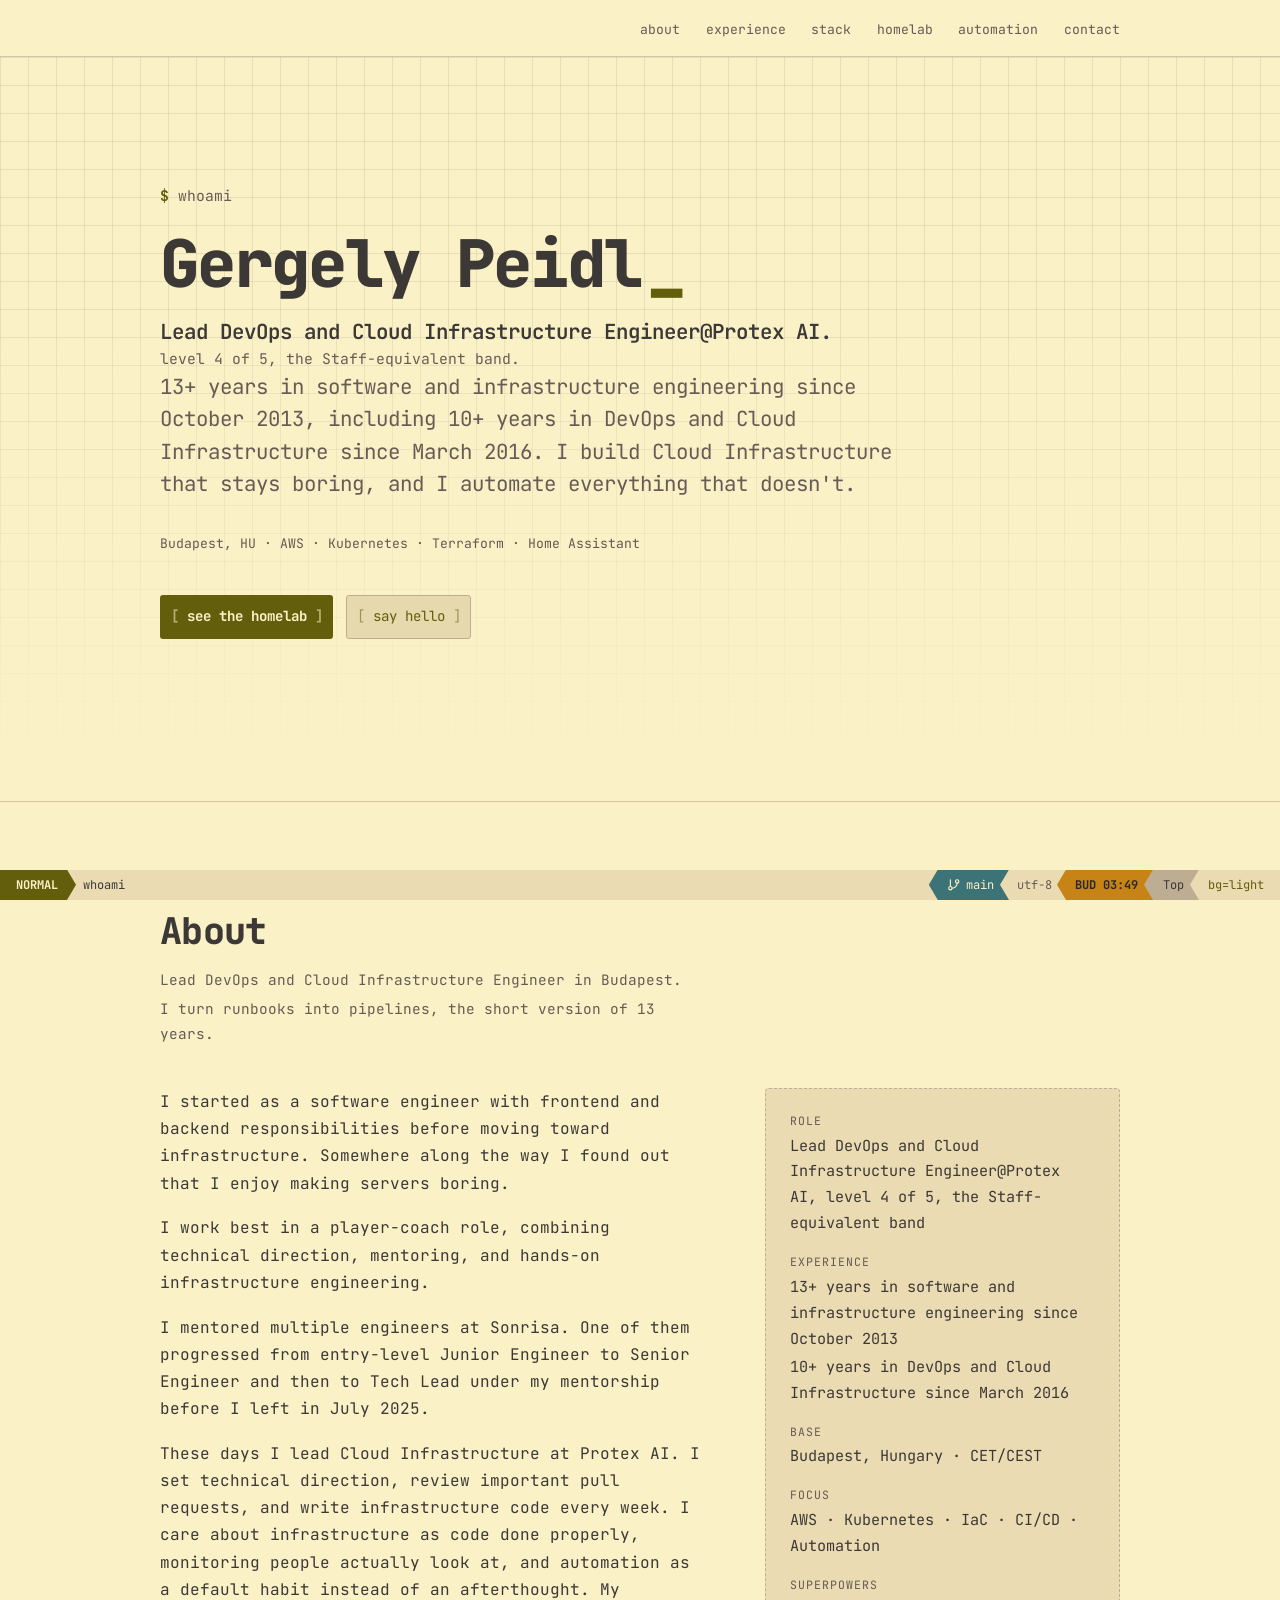
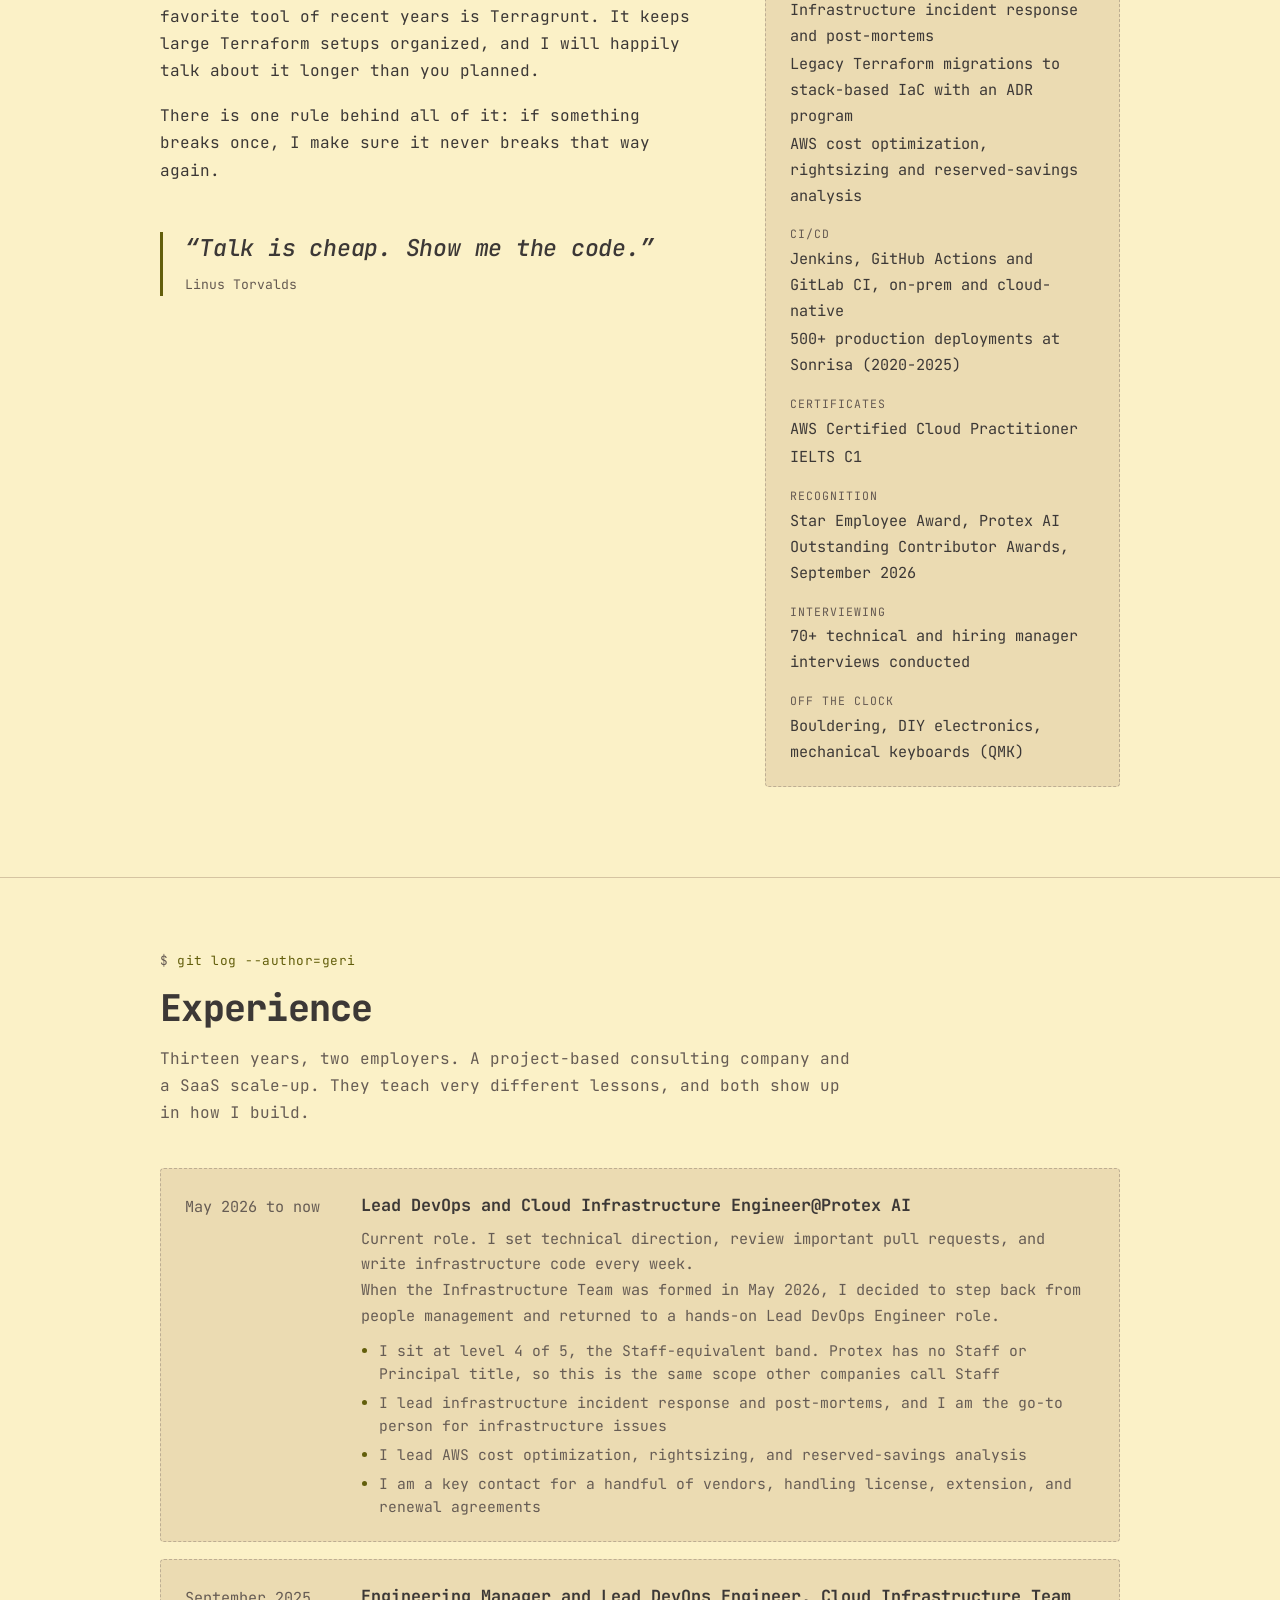
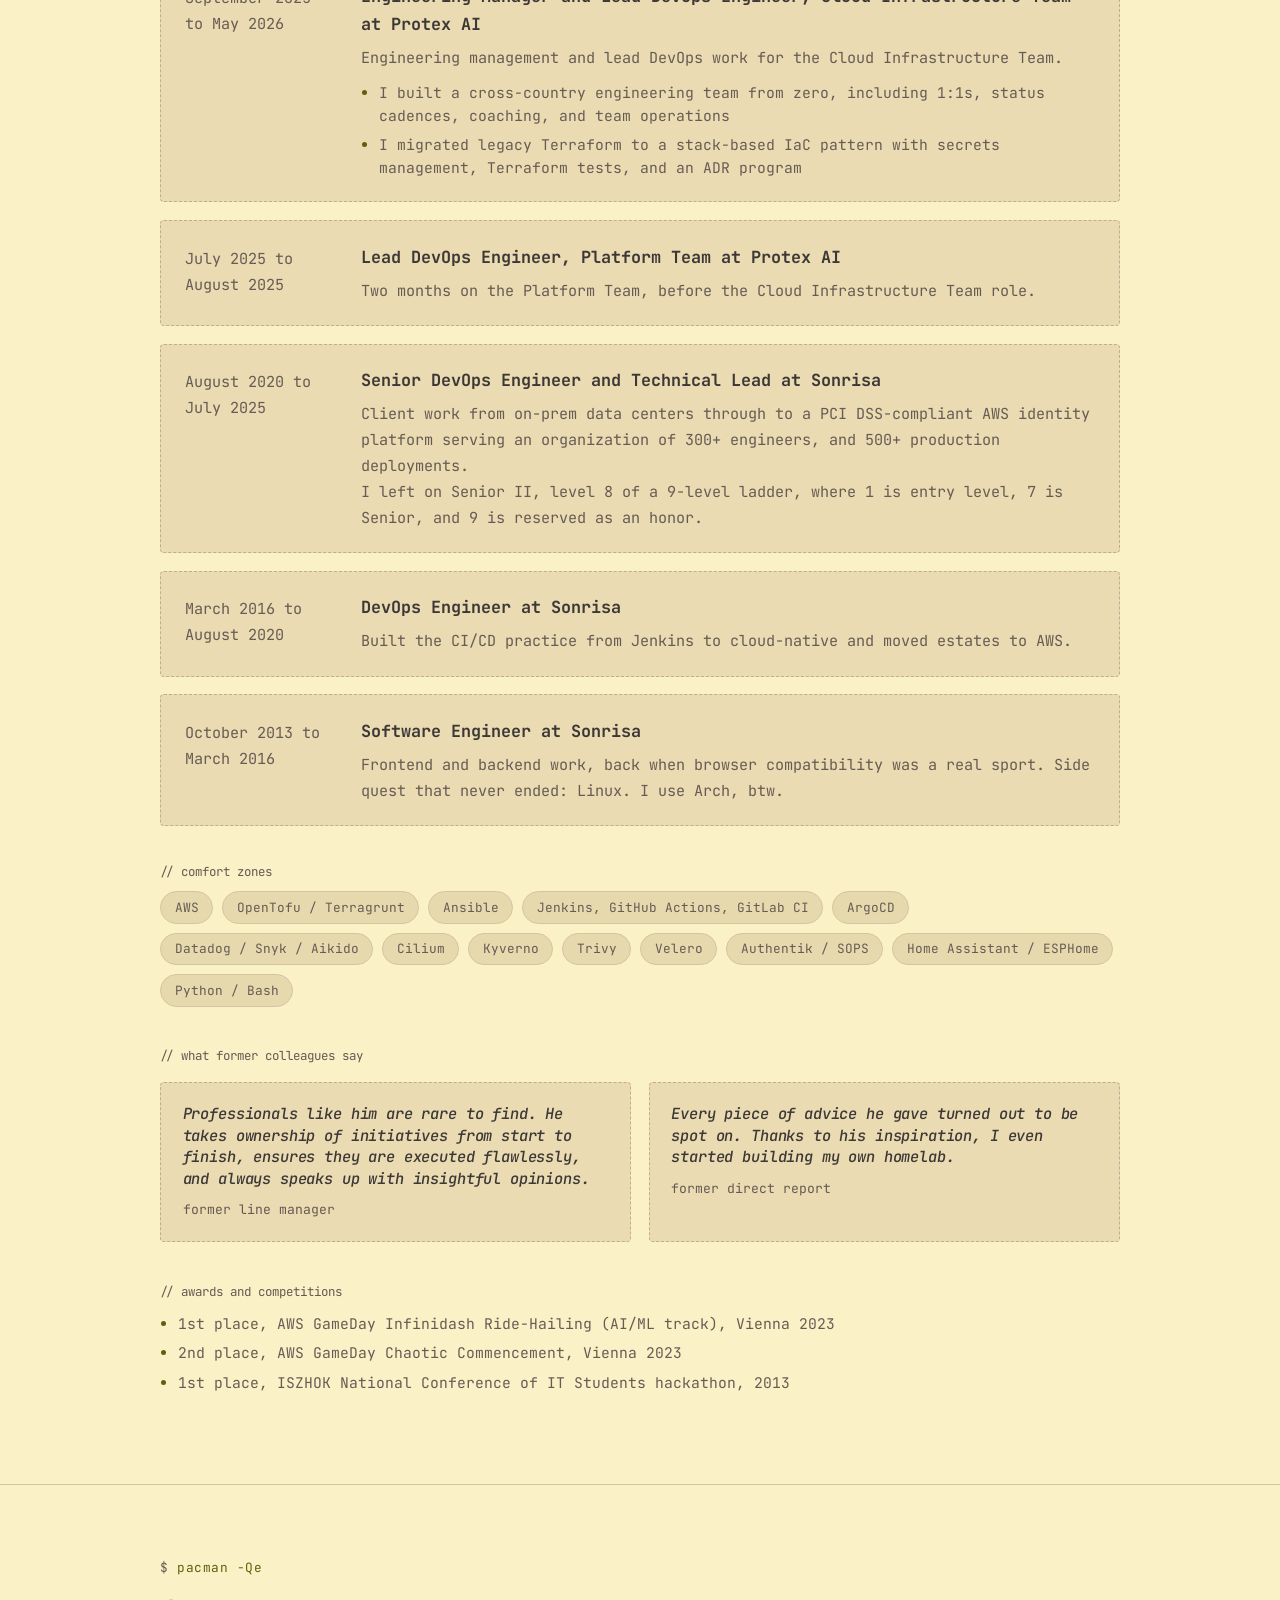
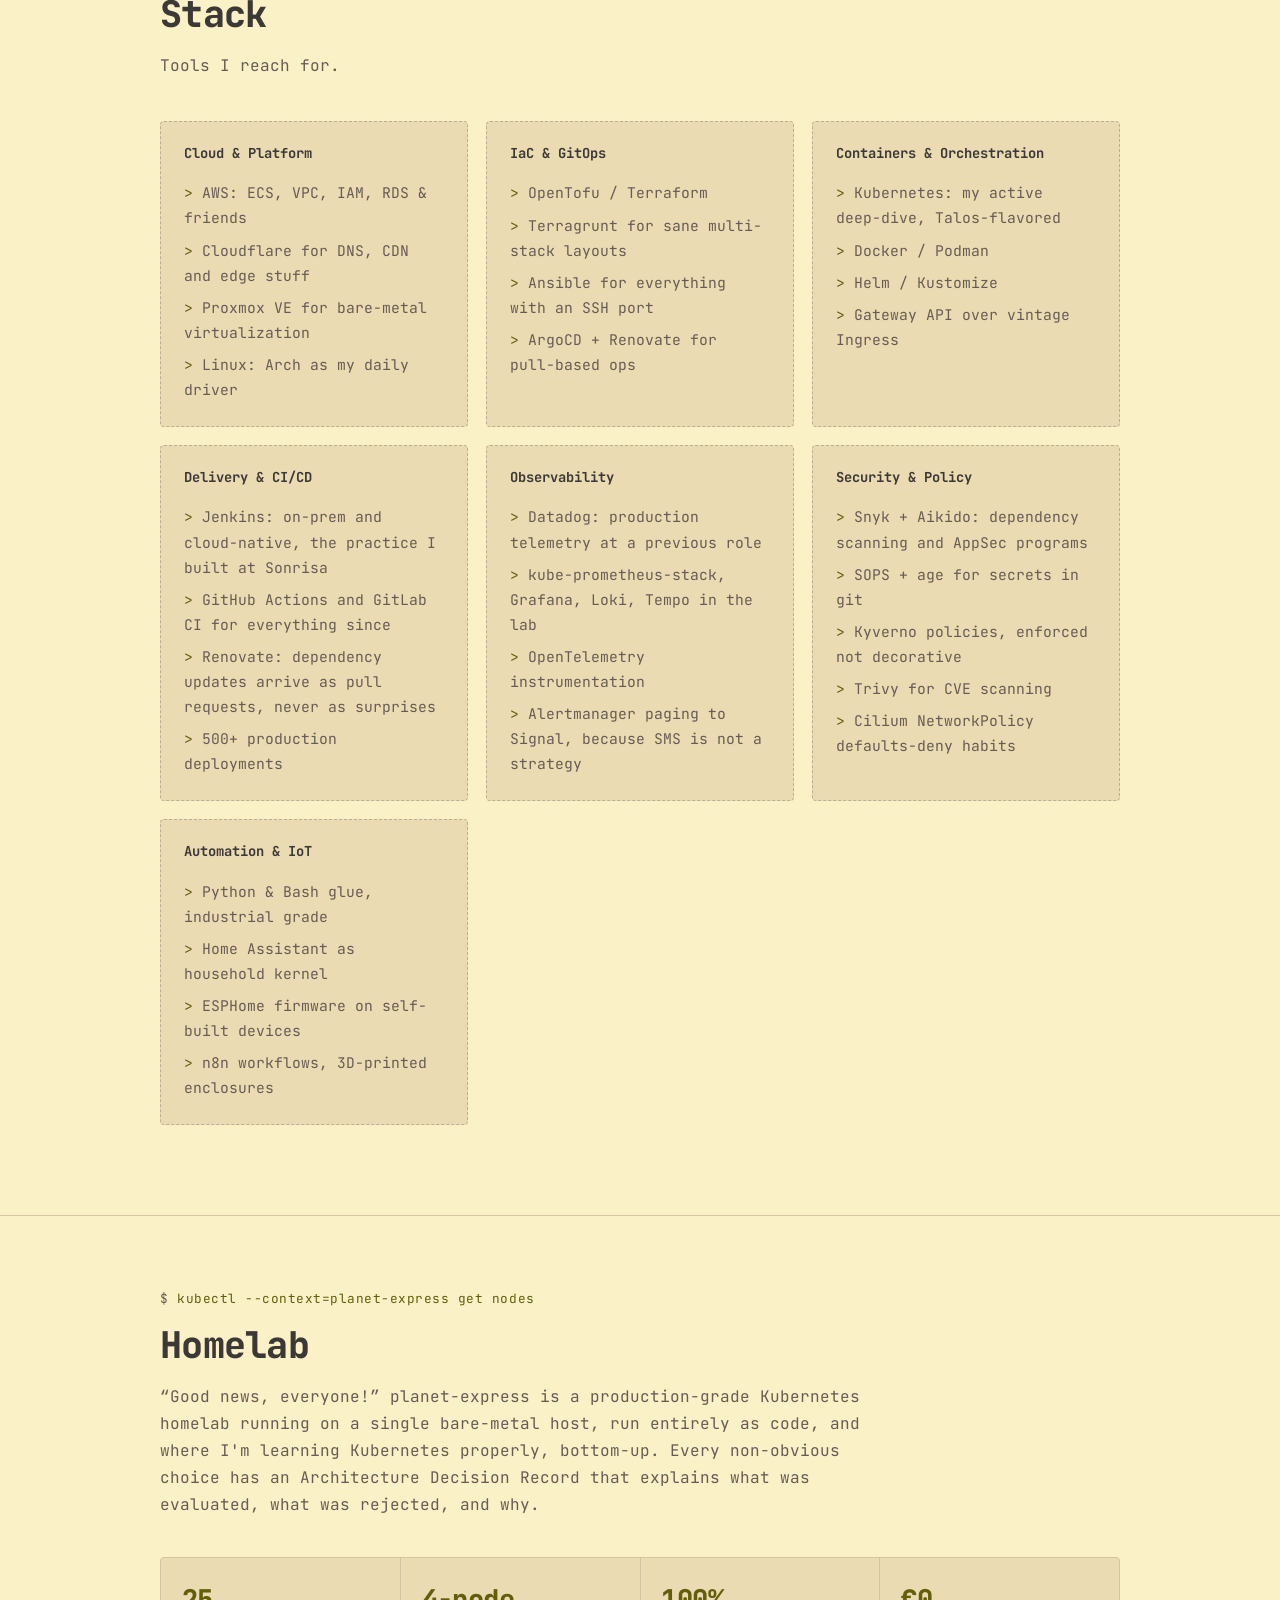
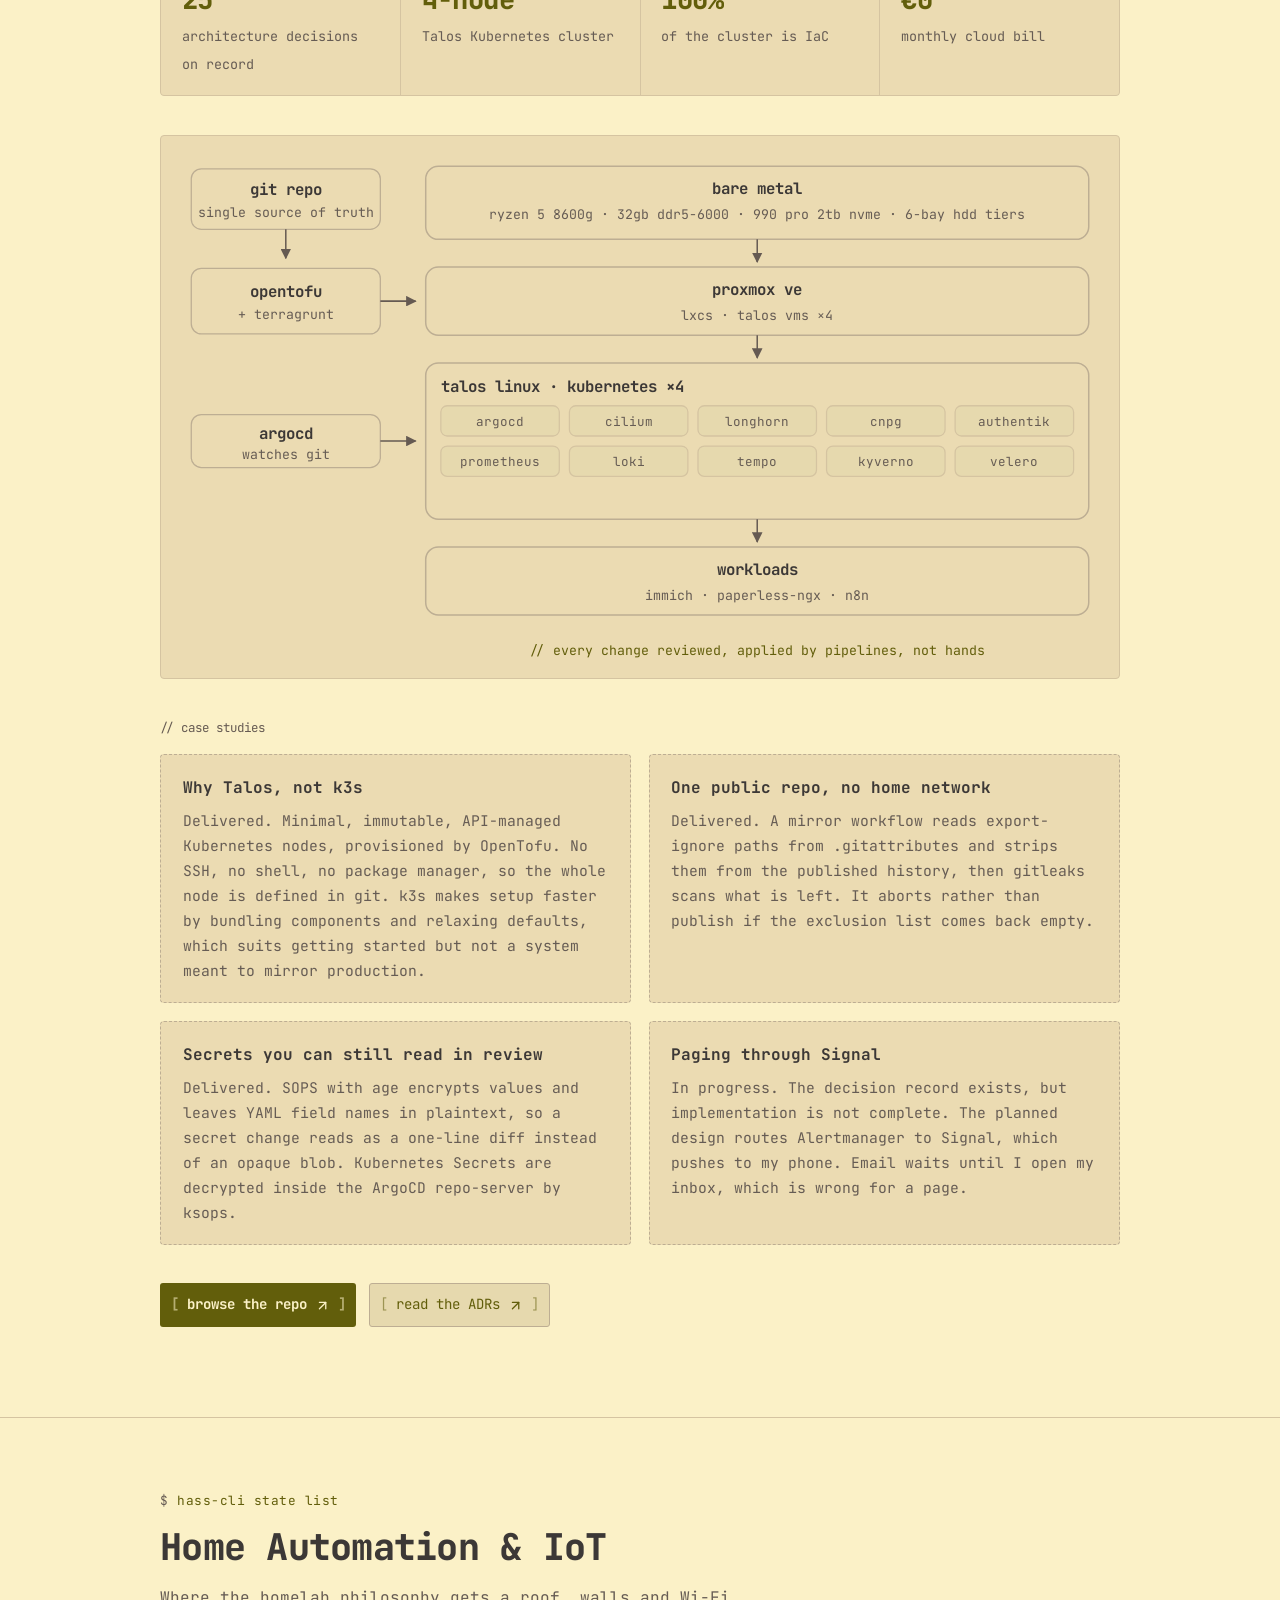
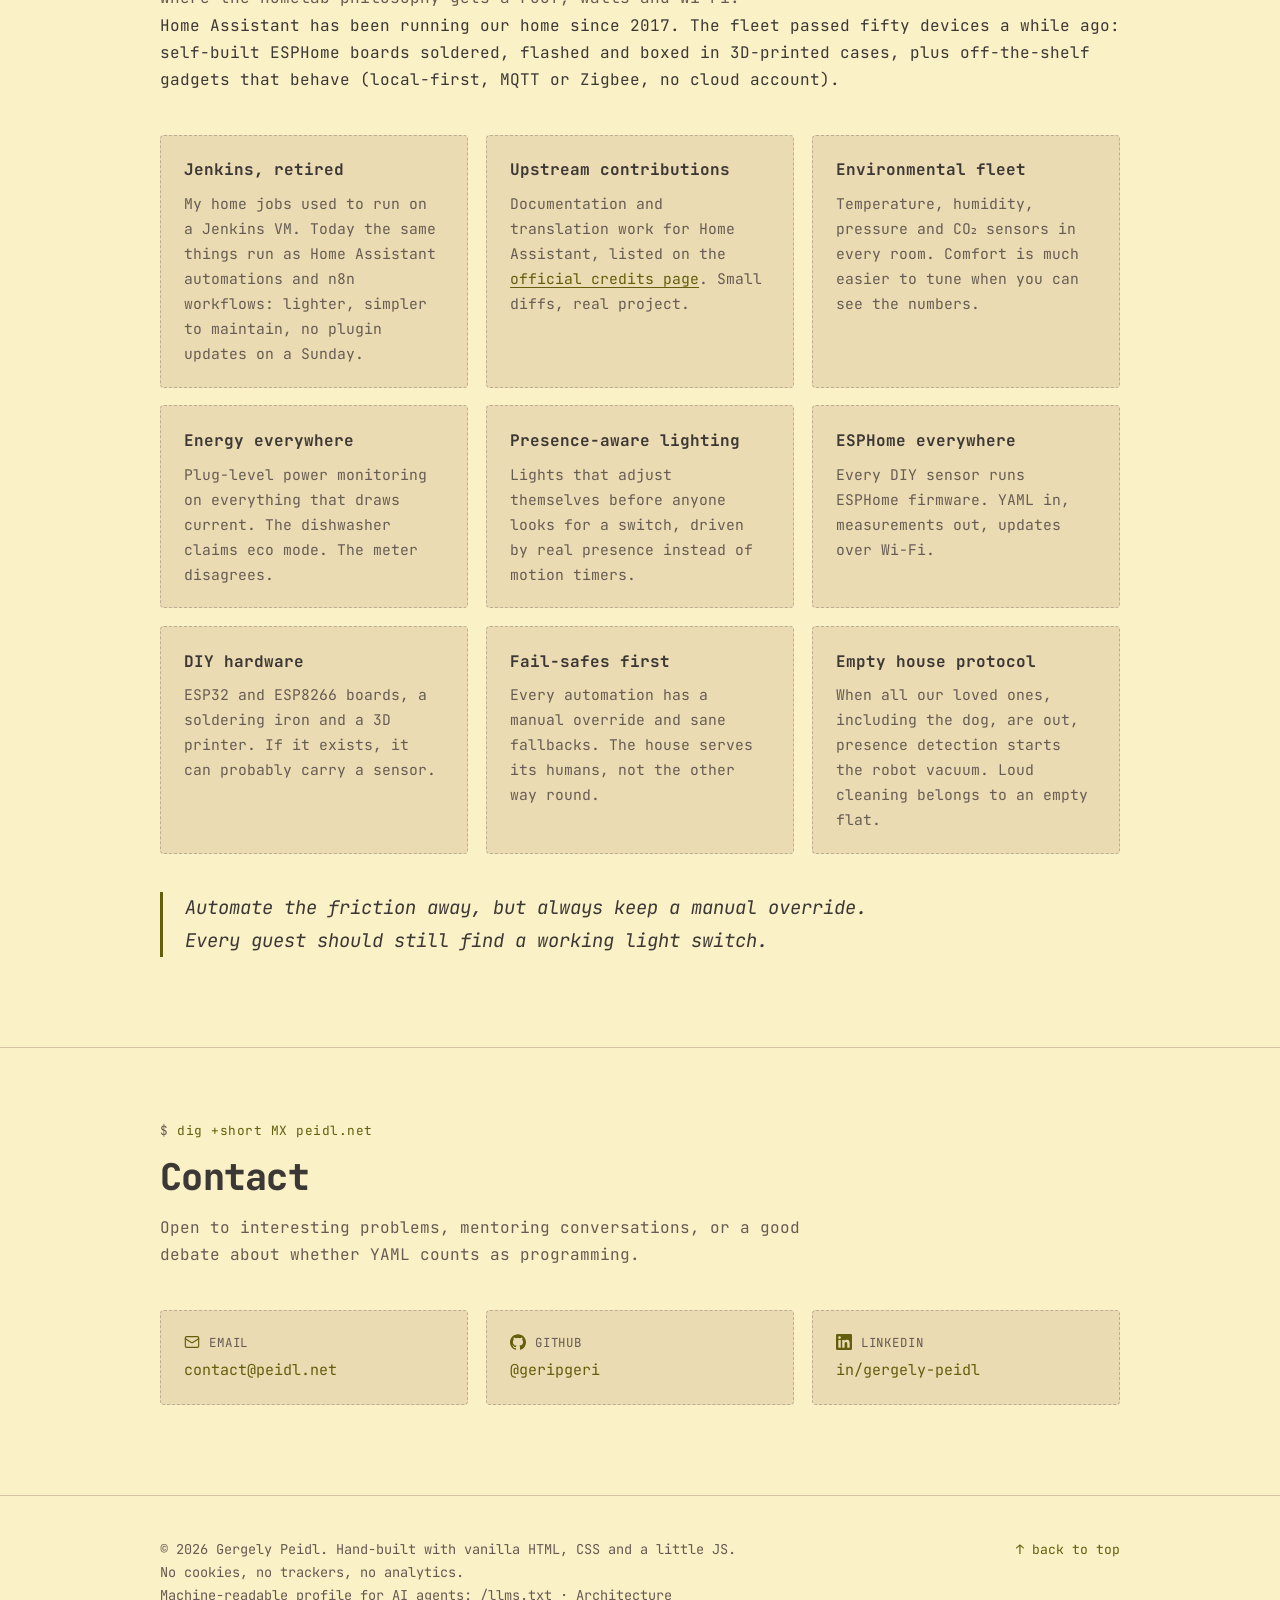
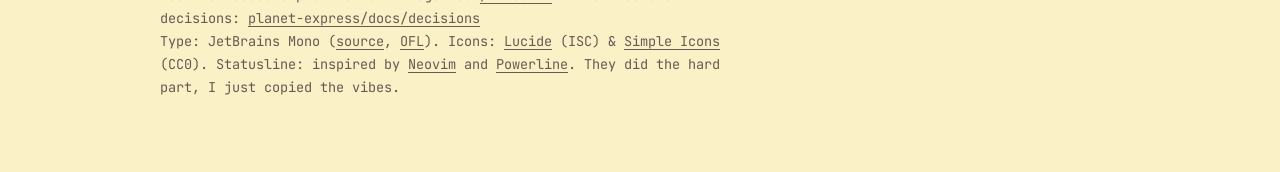
<file: index.html>
<!DOCTYPE html>
<html lang="en">
<head>
  <meta charset="utf-8">
  <meta name="viewport" content="width=device-width, initial-scale=1, viewport-fit=cover">
  <title>Gergely Peidl | Lead DevOps and Cloud Infrastructure Engineer</title>
  <meta name="description" content="Lead DevOps and Cloud Infrastructure Engineer at Protex AI, level 4 of 5. 13+ years in engineering, 10+ in DevOps and Cloud Infrastructure. Budapest.">
  <meta name="author" content="Gergely Peidl">
  <link rel="canonical" href="https://peidl.net/">
  <link rel="alternate" type="text/plain" href="https://peidl.net/llms.txt" title="Machine-readable profile for AI agents">
  <link rel="icon" type="image/svg+xml" href="img/favicon.svg">
  <meta property="og:type" content="website">
  <meta property="og:site_name" content="Gergely Peidl">
  <meta property="og:locale" content="en_US">
  <meta property="og:title" content="Gergely Peidl | Lead DevOps and Cloud Infrastructure Engineer">
  <meta property="og:description" content="Lead DevOps and Cloud Infrastructure Engineer at Protex AI, level 4 of 5. 13+ years in engineering, 10+ in DevOps and Cloud Infrastructure. Budapest.">
  <meta property="og:url" content="https://peidl.net/">
  <meta property="og:image" content="https://peidl.net/img/og-cover.png">
  <meta property="og:image:width" content="1200">
  <meta property="og:image:height" content="630">
  <meta property="og:image:alt" content="Terminal-style profile card: $ whoami, Gergely Peidl, Lead DevOps and Cloud Infrastructure Engineer at Protex AI, peidl.net, Budapest, HU, 13+ years in engineering, 10+ in DevOps and Cloud Infrastructure.">
  <meta name="twitter:card" content="summary_large_image">
  <meta name="twitter:title" content="Gergely Peidl | Lead DevOps and Cloud Infrastructure Engineer">
  <meta name="twitter:description" content="Lead DevOps and Cloud Infrastructure Engineer at Protex AI, level 4 of 5. 13+ years in engineering, 10+ in DevOps and Cloud Infrastructure. Budapest.">
  <meta name="twitter:image" content="https://peidl.net/img/og-cover.png">
  <meta name="twitter:image:alt" content="Terminal-style profile card: $ whoami, Gergely Peidl, Lead DevOps and Cloud Infrastructure Engineer at Protex AI, peidl.net, Budapest, HU, 13+ years in engineering, 10+ in DevOps and Cloud Infrastructure.">
  <link rel="sitemap" type="application/xml" href="https://peidl.net/sitemap.xml">
  <meta name="theme-color" media="(prefers-color-scheme: light)" content="#fbf1c7">
  <meta name="theme-color" media="(prefers-color-scheme: dark)" content="#282828">
  <link rel="apple-touch-icon" href="img/apple-touch-icon.png">
  <link rel="preload" href="fonts/jetbrains-mono-var.woff2" as="font" type="font/woff2" crossorigin>
  <link rel="preload" href="fonts/jetbrains-mono-var-italic.woff2" as="font" type="font/woff2" crossorigin>
  <script src="js/theme.js"></script>
  <link rel="stylesheet" href="css/styles.css">
  <script src="js/main.js" defer></script>
</head>
<body id="top">
  <a class="skip-link" href="#main">Skip to content</a>

  <nav class="site-nav" aria-label="Main navigation">
    <div class="wrap">
      <ul class="nav-links">
        <li><a href="#about">about</a></li>
        <li><a href="#experience">experience</a></li>
        <li><a href="#stack">stack</a></li>
        <li><a href="#homelab">homelab</a></li>
        <li><a href="#automation">automation</a></li>
        <li><a href="#contact">contact</a></li>
      </ul>
    </div>
  </nav>

  <main id="main">
    <header class="hero">
      <div class="wrap">
        <p class="prompt-line"><span class="p-mark">$</span> whoami</p>
        <h1>Gergely Peidl</h1>
        <p class="lead"><strong>Lead DevOps and Cloud Infrastructure Engineer@Protex AI.</strong> <span class="lead-note">level 4 of 5, the Staff-equivalent band.</span> 13+ years in software and infrastructure engineering since October 2013, including 10+ years in DevOps and Cloud Infrastructure since March 2016. I build Cloud Infrastructure that stays boring, and I automate everything that doesn't.</p>
        <p class="hero-meta">Budapest, HU · AWS · Kubernetes · Terraform · Home Assistant</p>
        <div class="hero-actions">
          <a class="btn btn-solid" href="#homelab">see the homelab</a>
          <a class="btn btn-ghost" href="#contact">say hello</a>
        </div>
      </div>
    </header>

    <section id="about" aria-labelledby="about-title">
      <div class="wrap section-pad">
        <div class="section-head">
          <p class="eyebrow">man geri</p>
          <h2 id="about-title">About</h2>
          <p class="intro">Lead DevOps and Cloud Infrastructure Engineer in Budapest.</p>
          <p class="intro">I turn runbooks into pipelines, the short version of 13 years.</p>
        </div>
        <div class="about-grid">
          <div class="about-prose">
            <p>I started as a software engineer with frontend and backend responsibilities before moving toward infrastructure. Somewhere along the way I found out that I enjoy making servers boring.</p>
            <p>I work best in a player-coach role, combining technical direction, mentoring, and hands-on infrastructure engineering.</p>
            <p>I mentored multiple engineers at Sonrisa. One of them progressed from entry-level Junior Engineer to Senior Engineer and then to Tech Lead under my mentorship before I left in July 2025.</p>
            <p>These days I lead Cloud Infrastructure at Protex AI. I set technical direction, review important pull requests, and write infrastructure code every week. I care about infrastructure as code done properly, monitoring people actually look at, and automation as a default habit instead of an afterthought. My favorite tool of recent years is Terragrunt. It keeps large Terraform setups organized, and I will happily talk about it longer than you planned.</p>
            <p>There is one rule behind all of it: if something breaks once, I make sure it never breaks that way again.</p>
            <blockquote class="quote">
              <p>&ldquo;Talk is cheap. Show me the code.&rdquo;</p>
              <footer>Linus Torvalds</footer>
            </blockquote>
          </div>
          <dl class="facts">
            <dt>role</dt>
            <dd>Lead DevOps and Cloud Infrastructure Engineer@Protex AI, level 4 of 5, the Staff-equivalent band</dd>
            <dt>experience</dt>
            <dd>13+ years in software and infrastructure engineering since October 2013</dd>
            <dd>10+ years in DevOps and Cloud Infrastructure since March 2016</dd>
            <dt>base</dt>
            <dd>Budapest, Hungary · CET/CEST</dd>
            <dt>focus</dt>
            <dd>AWS · Kubernetes · IaC · CI/CD · Automation</dd>
            <dt>superpowers</dt>
            <dd>Infrastructure incident response and post-mortems</dd>
            <dd>Legacy Terraform migrations to stack-based IaC with an ADR program</dd>
            <dd>AWS cost optimization, rightsizing and reserved-savings analysis</dd>
            <dt>ci/cd</dt>
            <dd>Jenkins, GitHub Actions and GitLab CI, on-prem and cloud-native</dd>
            <dd>500+ production deployments at Sonrisa (2020-2025)</dd>
            <dt>certificates</dt>
            <dd>AWS Certified Cloud Practitioner</dd>
            <dd>IELTS C1</dd>
            <dt>recognition</dt>
            <dd>Star Employee Award, Protex AI Outstanding Contributor Awards, September 2026</dd>
            <dt>interviewing</dt>
            <dd>70+ technical and hiring manager interviews conducted</dd>
            <dt>off the clock</dt>
            <dd>Bouldering, DIY electronics, mechanical keyboards (QMK)</dd>
          </dl>
        </div>
      </div>
    </section>

    <section id="experience" aria-labelledby="experience-title">
      <div class="wrap section-pad">
        <div class="section-head">
          <p class="eyebrow">git log --author=geri</p>
          <h2 id="experience-title">Experience</h2>
          <p class="intro">Thirteen years, two employers. A project-based consulting company and a SaaS scale-up. They teach very different lessons, and both show up in how I build.</p>
        </div>
        <div class="xp-list">
          <article class="xp-item">
            <p class="xp-when">May 2026 to now</p>
            <div>
              <h3>Lead DevOps and Cloud Infrastructure Engineer@Protex AI</h3>
              <p>Current role. I set technical direction, review important pull requests, and write infrastructure code every week.</p>
              <p>When the Infrastructure Team was formed in May 2026, I decided to step back from people management and returned to a hands-on Lead DevOps Engineer role.</p>
              <ul class="lead-list">
                <li>I sit at level 4 of 5, the Staff-equivalent band. Protex has no Staff or Principal title, so this is the same scope other companies call Staff</li>
                <li>I lead infrastructure incident response and post-mortems, and I am the go-to person for infrastructure issues</li>
                <li>I lead AWS cost optimization, rightsizing, and reserved-savings analysis</li>
                <li>I am a key contact for a handful of vendors, handling license, extension, and renewal agreements</li>
              </ul>
            </div>
          </article>
          <article class="xp-item">
            <p class="xp-when">September 2025 to May 2026</p>
            <div>
              <h3>Engineering Manager and Lead DevOps Engineer, Cloud Infrastructure Team at Protex AI</h3>
              <p>Engineering management and lead DevOps work for the Cloud Infrastructure Team.</p>
              <ul class="lead-list">
                <li>I built a cross-country engineering team from zero, including 1:1s, status cadences, coaching, and team operations</li>
                <li>I migrated legacy Terraform to a stack-based IaC pattern with secrets management, Terraform tests, and an ADR program</li>
              </ul>
            </div>
          </article>
          <article class="xp-item">
            <p class="xp-when">July 2025 to August 2025</p>
            <div>
              <h3>Lead DevOps Engineer, Platform Team at Protex AI</h3>
              <p>Two months on the Platform Team, before the Cloud Infrastructure Team role.</p>
            </div>
          </article>
          <article class="xp-item">
            <p class="xp-when">August 2020 to July 2025</p>
            <div>
              <h3>Senior DevOps Engineer and Technical Lead at Sonrisa</h3>
              <p>Client work from on-prem data centers through to a PCI DSS-compliant AWS identity platform serving an organization of 300+ engineers, and 500+ production deployments.</p>
              <p>I left on Senior II, level 8 of a 9-level ladder, where 1 is entry level, 7 is Senior, and 9 is reserved as an honor.</p>
            </div>
          </article>
          <article class="xp-item">
            <p class="xp-when">March 2016 to August 2020</p>
            <div>
              <h3>DevOps Engineer at Sonrisa</h3>
              <p>Built the CI/CD practice from Jenkins to cloud-native and moved estates to AWS.</p>
            </div>
          </article>
          <article class="xp-item">
            <p class="xp-when">October 2013 to March 2016</p>
            <div>
              <h3>Software Engineer at Sonrisa</h3>
              <p>Frontend and backend work, back when browser compatibility was a real sport. Side quest that never ended: Linux. I use Arch, btw.</p>
            </div>
          </article>
        </div>
        <div class="chip-row">
          <p class="chip-row-label">// comfort zones</p>
          <span class="chip">AWS</span>
          <span class="chip">OpenTofu / Terragrunt</span>
          <span class="chip">Ansible</span>
          <span class="chip">Jenkins, GitHub Actions, GitLab CI</span>
          <span class="chip">ArgoCD</span>
          <span class="chip">Datadog / Snyk / Aikido</span>
          <span class="chip">Cilium</span>
          <span class="chip">Kyverno</span>
          <span class="chip">Trivy</span>
          <span class="chip">Velero</span>
          <span class="chip">Authentik / SOPS</span>
          <span class="chip">Home Assistant / ESPHome</span>
          <span class="chip">Python / Bash</span>
        </div>
        <p class="recs-label">// what former colleagues say</p>
        <div class="recs-grid">
          <blockquote class="quote">
            <p>Professionals like him are rare to find. He takes ownership of initiatives from start to finish, ensures they are executed flawlessly, and always speaks up with insightful opinions.</p>
            <footer>former line manager</footer>
          </blockquote>
          <blockquote class="quote">
            <p>Every piece of advice he gave turned out to be spot on. Thanks to his inspiration, I even started building my own homelab.</p>
            <footer>former direct report</footer>
          </blockquote>
        </div>
        <p class="recs-label">// awards and competitions</p>
        <ul class="lead-list">
          <li>1st place, AWS GameDay Infinidash Ride-Hailing (AI/ML track), Vienna 2023</li>
          <li>2nd place, AWS GameDay Chaotic Commencement, Vienna 2023</li>
          <li>1st place, ISZHOK National Conference of IT Students hackathon, 2013</li>
        </ul>
      </div>
    </section>

    <section id="stack" aria-labelledby="stack-title">
      <div class="wrap section-pad">
        <div class="section-head">
          <p class="eyebrow">pacman -Qe</p>
          <h2 id="stack-title">Stack</h2>
          <p class="intro">Tools I reach for.</p>
        </div>
        <div class="stack-grid">
          <div class="stack-card">
            <h3>Cloud &amp; Platform</h3>
            <ul>
              <li>AWS: ECS, VPC, IAM, RDS &amp; friends</li>
              <li>Cloudflare for DNS, CDN and edge stuff</li>
              <li>Proxmox VE for bare-metal virtualization</li>
              <li>Linux: Arch as my daily driver</li>
            </ul>
          </div>
          <div class="stack-card">
            <h3>IaC &amp; GitOps</h3>
            <ul>
              <li>OpenTofu / Terraform</li>
              <li>Terragrunt for sane multi-stack layouts</li>
              <li>Ansible for everything with an SSH port</li>
              <li>ArgoCD + Renovate for pull-based ops</li>
            </ul>
          </div>
          <div class="stack-card">
            <h3>Containers &amp; Orchestration</h3>
            <ul>
              <li>Kubernetes: my active deep-dive, Talos-flavored</li>
              <li>Docker / Podman</li>
              <li>Helm / Kustomize</li>
              <li>Gateway API over vintage Ingress</li>
            </ul>
          </div>
          <div class="stack-card">
            <h3>Delivery &amp; CI/CD</h3>
            <ul>
              <li>Jenkins: on-prem and cloud-native, the practice I built at Sonrisa</li>
              <li>GitHub Actions and GitLab CI for everything since</li>
              <li>Renovate: dependency updates arrive as pull requests, never as surprises</li>
              <li>500+ production deployments</li>
            </ul>
          </div>
          <div class="stack-card">
            <h3>Observability</h3>
            <ul>
              <li>Datadog: production telemetry at a previous role</li>
              <li>kube-prometheus-stack, Grafana, Loki, Tempo in the lab</li>
              <li>OpenTelemetry instrumentation</li>
              <li>Alertmanager paging to Signal, because SMS is not a strategy</li>
            </ul>
          </div>
          <div class="stack-card">
            <h3>Security &amp; Policy</h3>
            <ul>
              <li>Snyk + Aikido: dependency scanning and AppSec programs</li>
              <li>SOPS + age for secrets in git</li>
              <li>Kyverno policies, enforced not decorative</li>
              <li>Trivy for CVE scanning</li>
              <li>Cilium NetworkPolicy defaults-deny habits</li>
            </ul>
          </div>
          <div class="stack-card">
            <h3>Automation &amp; IoT</h3>
            <ul>
              <li>Python &amp; Bash glue, industrial grade</li>
              <li>Home Assistant as household kernel</li>
              <li>ESPHome firmware on self-built devices</li>
              <li>n8n workflows, 3D-printed enclosures</li>
            </ul>
          </div>
        </div>
      </div>
    </section>

    <section id="homelab" aria-labelledby="homelab-title">
      <div class="wrap section-pad">
        <div class="section-head">
          <p class="eyebrow">kubectl --context=planet-express get nodes</p>
          <h2 id="homelab-title">Homelab</h2>
          <p class="intro">&ldquo;Good news, everyone!&rdquo; planet-express is a production-grade Kubernetes homelab running on a single bare-metal host, run entirely as code, and where I'm learning Kubernetes properly, bottom-up. Every non-obvious choice has an Architecture Decision Record that explains what was evaluated, what was rejected, and why.</p>
        </div>
        <div class="stats-strip">
          <div class="stat"><b><span data-counter="25" data-counter-key="adrs" title="synced from the planet-express repo via CI">25</span></b><span>architecture decisions on record</span></div>
          <div class="stat"><b><span data-counter="4">4</span>-node</b><span>Talos Kubernetes cluster</span></div>
          <div class="stat"><b><span data-counter="100">100</span>%</b><span>of the cluster is IaC</span></div>
          <div class="stat"><b>€<span data-counter="0">0</span></b><span>monthly cloud bill</span></div>
        </div>

        <figure class="diagram-scroll">
          <svg viewBox="0 0 760 430" role="img" aria-label="Homelab architecture: Git repositories provisioned by OpenTofu onto Proxmox VE, running a four-node Talos Kubernetes cluster managed by ArgoCD, hosting workloads like Immich, Paperless-ngx and n8n.">
            <defs>
              <marker id="arr" viewBox="0 0 10 10" refX="9" refY="5" markerWidth="7" markerHeight="7" orient="auto-start-reverse">
                <path class="dg-arrowhead" d="M0 0L10 5L0 10z"/>
              </marker>
            </defs>
            <g fill="none">
              <rect class="dg-box dg-layer" x="210" y="24" width="526" height="58" rx="10"/>
              <rect class="dg-box dg-layer" x="210" y="104" width="526" height="54" rx="10"/>
              <rect class="dg-box dg-layer" x="210" y="180" width="526" height="124" rx="10"/>
              <rect class="dg-box dg-layer" x="210" y="326" width="526" height="54" rx="10"/>
              <rect class="dg-box" x="24" y="26" width="150" height="48" rx="8"/>
              <rect class="dg-box" x="24" y="105" width="150" height="52" rx="8"/>
              <rect class="dg-box" x="24" y="221" width="150" height="42" rx="8"/>
              <path class="dg-arrow" d="M99 74v23" marker-end="url(#arr)"/>
              <path class="dg-arrow" d="M174 131h28" marker-end="url(#arr)"/>
              <path class="dg-arrow" d="M174 242h28" marker-end="url(#arr)"/>
              <path class="dg-arrow" d="M473 82v18" marker-end="url(#arr)"/>
              <path class="dg-arrow" d="M473 158v18" marker-end="url(#arr)"/>
              <path class="dg-arrow" d="M473 304v18" marker-end="url(#arr)"/>
            </g>
            <text class="dg-title" x="99" y="47" text-anchor="middle">git repo</text>
            <text class="dg-sub" x="99" y="64" text-anchor="middle">single source of truth</text>
            <text class="dg-title" x="99" y="128" text-anchor="middle">opentofu</text>
            <text class="dg-sub" x="99" y="145" text-anchor="middle">+ terragrunt</text>
            <text class="dg-title" x="99" y="240" text-anchor="middle">argocd</text>
            <text class="dg-sub" x="99" y="256" text-anchor="middle">watches git</text>
            <text class="dg-title" x="473" y="46" text-anchor="middle">bare metal</text>
            <text class="dg-sub" x="473" y="66" text-anchor="middle">ryzen 5 8600g · 32gb ddr5-6000 · 990 pro 2tb nvme · 6-bay hdd tiers</text>
            <text class="dg-title" x="473" y="126" text-anchor="middle">proxmox ve</text>
            <text class="dg-sub" x="473" y="146" text-anchor="middle">lxcs · talos vms ×4</text>
            <text class="dg-title" x="222" y="203">talos linux · kubernetes ×4</text>
            <g>
              <rect class="dg-inner" x="222" y="214" width="94" height="24" rx="5"/><text class="dg-chip-text" x="269" y="230" text-anchor="middle">argocd</text>
              <rect class="dg-inner" x="324" y="214" width="94" height="24" rx="5"/><text class="dg-chip-text" x="371" y="230" text-anchor="middle">cilium</text>
              <rect class="dg-inner" x="426" y="214" width="94" height="24" rx="5"/><text class="dg-chip-text" x="473" y="230" text-anchor="middle">longhorn</text>
              <rect class="dg-inner" x="528" y="214" width="94" height="24" rx="5"/><text class="dg-chip-text" x="575" y="230" text-anchor="middle">cnpg</text>
              <rect class="dg-inner" x="630" y="214" width="94" height="24" rx="5"/><text class="dg-chip-text" x="677" y="230" text-anchor="middle">authentik</text>
              <rect class="dg-inner" x="222" y="246" width="94" height="24" rx="5"/><text class="dg-chip-text" x="269" y="262" text-anchor="middle">prometheus</text>
              <rect class="dg-inner" x="324" y="246" width="94" height="24" rx="5"/><text class="dg-chip-text" x="371" y="262" text-anchor="middle">loki</text>
              <rect class="dg-inner" x="426" y="246" width="94" height="24" rx="5"/><text class="dg-chip-text" x="473" y="262" text-anchor="middle">tempo</text>
              <rect class="dg-inner" x="528" y="246" width="94" height="24" rx="5"/><text class="dg-chip-text" x="575" y="262" text-anchor="middle">kyverno</text>
              <rect class="dg-inner" x="630" y="246" width="94" height="24" rx="5"/><text class="dg-chip-text" x="677" y="262" text-anchor="middle">velero</text>
            </g>
            <text class="dg-title" x="473" y="348" text-anchor="middle">workloads</text>
            <text class="dg-sub" x="473" y="368" text-anchor="middle">immich · paperless-ngx · n8n</text>
            <text class="dg-note" x="473" y="412" text-anchor="middle">// every change reviewed, applied by pipelines, not hands</text>
          </svg>
        </figure>


        <p class="recs-label">// case studies</p>
        <div class="cs-grid">
          <a class="cs-card" href="https://github.com/geripgeri/planet-express/blob/main/docs/decisions/ADR-001-kubernetes.md" target="_blank" rel="noopener">
            <h3>Why Talos, not k3s</h3>
            <p>Delivered. Minimal, immutable, API-managed Kubernetes nodes, provisioned by OpenTofu. No SSH, no shell, no package manager, so the whole node is defined in git. k3s makes setup faster by bundling components and relaxing defaults, which suits getting started but not a system meant to mirror production.</p>
          </a>
          <a class="cs-card" href="https://github.com/geripgeri/planet-express/blob/main/docs/decisions/ADR-021-public-mirror-privacy-partitioning.md" target="_blank" rel="noopener">
            <h3>One public repo, no home network</h3>
            <p>Delivered. A mirror workflow reads export-ignore paths from .gitattributes and strips them from the published history, then gitleaks scans what is left. It aborts rather than publish if the exclusion list comes back empty.</p>
          </a>
          <a class="cs-card" href="https://github.com/geripgeri/planet-express/blob/main/docs/decisions/ADR-009-sops.md" target="_blank" rel="noopener">
            <h3>Secrets you can still read in review</h3>
            <p>Delivered. SOPS with age encrypts values and leaves YAML field names in plaintext, so a secret change reads as a one-line diff instead of an opaque blob. Kubernetes Secrets are decrypted inside the ArgoCD repo-server by ksops.</p>
          </a>
          <a class="cs-card" href="https://github.com/geripgeri/planet-express/blob/main/docs/decisions/ADR-012-alerting.md" target="_blank" rel="noopener">
            <h3>Paging through Signal</h3>
            <p>In progress. The decision record exists, but implementation is not complete. The planned design routes Alertmanager to Signal, which pushes to my phone. Email waits until I open my inbox, which is wrong for a page.</p>
          </a>
        </div>

        <div class="hero-actions">
          <a class="btn btn-solid" href="https://github.com/geripgeri/planet-express" target="_blank" rel="noopener">browse the repo
            <!-- Icon: Lucide (ISC License), https://lucide.dev -->
            <svg viewBox="0 0 24 24" fill="none" stroke="currentColor" stroke-width="2" stroke-linecap="round" stroke-linejoin="round" aria-hidden="true"><path d="M7 7h10v10"/><path d="M7 17 17 7"/></svg>
          </a>
          <a class="btn btn-ghost" href="https://github.com/geripgeri/planet-express/tree/main/docs/decisions" target="_blank" rel="noopener">read the ADRs
            <svg viewBox="0 0 24 24" fill="none" stroke="currentColor" stroke-width="2" stroke-linecap="round" stroke-linejoin="round" aria-hidden="true"><path d="M7 7h10v10"/><path d="M7 17 17 7"/></svg>
          </a>
        </div>
      </div>
    </section>

    <section id="automation" aria-labelledby="automation-title">
      <div class="wrap section-pad">
        <div class="section-head">
          <p class="eyebrow">hass-cli state list</p>
          <h2 id="automation-title">Home Automation &amp; IoT</h2>
          <p class="intro">Where the homelab philosophy gets a roof, walls and Wi-Fi.</p>
        </div>
        <p class="intro">Home Assistant has been running our home since 2017. The fleet passed fifty devices a while ago: self-built ESPHome boards soldered, flashed and boxed in 3D-printed cases, plus off-the-shelf gadgets that behave (local-first, MQTT or Zigbee, no cloud account).</p>
        <div class="iot-grid">
          <div class="iot-card">
            <h3>Jenkins, retired</h3>
            <p>My home jobs used to run on a Jenkins VM. Today the same things run as Home Assistant automations and n8n workflows: lighter, simpler to maintain, no plugin updates on a Sunday.</p>
          </div>
          <div class="iot-card">
            <h3>Upstream contributions</h3>
            <p>Documentation and translation work for Home Assistant, listed on the <a href="https://www.home-assistant.io/developers/credits/">official credits page</a>. Small diffs, real project.</p>
          </div>
          <div class="iot-card">
            <h3>Environmental fleet</h3>
            <p>Temperature, humidity, pressure and CO₂ sensors in every room. Comfort is much easier to tune when you can see the numbers.</p>
          </div>
          <div class="iot-card">
            <h3>Energy everywhere</h3>
            <p>Plug-level power monitoring on everything that draws current. The dishwasher claims eco mode. The meter disagrees.</p>
          </div>
          <div class="iot-card">
            <h3>Presence-aware lighting</h3>
            <p>Lights that adjust themselves before anyone looks for a switch, driven by real presence instead of motion timers.</p>
          </div>
          <div class="iot-card">
            <h3>ESPHome everywhere</h3>
            <p>Every DIY sensor runs ESPHome firmware. YAML in, measurements out, updates over Wi-Fi.</p>
          </div>
          <div class="iot-card">
            <h3>DIY hardware</h3>
            <p>ESP32 and ESP8266 boards, a soldering iron and a 3D printer. If it exists, it can probably carry a sensor.</p>
          </div>
          <div class="iot-card">
            <h3>Fail-safes first</h3>
            <p>Every automation has a manual override and sane fallbacks. The house serves its humans, not the other way round.</p>
          </div>
          <div class="iot-card">
            <h3>Empty house protocol</h3>
            <p>When all our loved ones, including the dog, are out, presence detection starts the robot vacuum. Loud cleaning belongs to an empty flat.</p>
          </div>
        </div>
        <blockquote class="iot-principle">Automate the friction away, but always keep a manual override. Every guest should still find a working light switch.</blockquote>
      </div>
    </section>

    <section id="contact" aria-labelledby="contact-title">
      <div class="wrap section-pad">
        <div class="section-head">
          <p class="eyebrow">dig +short MX peidl.net</p>
          <h2 id="contact-title">Contact</h2>
          <p class="intro">Open to interesting problems, mentoring conversations, or a good debate about whether YAML counts as programming.</p>
        </div>
        <div class="contact-cards">
          <a class="contact-card" href="mailto:contact@peidl.net">
            <span class="cc-label">
              <!-- Icon: Lucide (ISC License), https://lucide.dev -->
              <svg viewBox="0 0 24 24" fill="none" stroke="currentColor" stroke-width="1.75" stroke-linecap="round" stroke-linejoin="round" aria-hidden="true"><rect width="20" height="16" x="2" y="4" rx="2"/><path d="m22 7-8.97 5.7a1.94 1.94 0 0 1-2.06 0L2 7"/></svg>
              email
            </span>
            <span class="cc-value mono">contact@peidl.net</span>
          </a>
          <a class="contact-card" href="https://github.com/geripgeri" target="_blank" rel="noopener">
            <span class="cc-label">
              <!-- Brand mark: Simple Icons (CC0), https://simpleicons.org -->
              <svg viewBox="0 0 24 24" fill="currentColor" aria-hidden="true"><path d="M12 .297c-6.63 0-12 5.373-12 12 0 5.303 3.438 9.8 8.205 11.385.6.113.82-.258.82-.577 0-.285-.01-1.04-.015-2.04-3.338.724-4.042-1.61-4.042-1.61C4.422 18.07 3.633 17.7 3.633 17.7c-1.087-.744.084-.729.084-.729 1.205.084 1.838 1.236 1.838 1.236 1.07 1.835 2.809 1.305 3.495.998.108-.776.417-1.305.76-1.605-2.665-.3-5.466-1.332-5.466-5.93 0-1.31.465-2.38 1.235-3.22-.135-.303-.54-1.523.105-3.176 0 0 1.005-.322 3.3 1.23.96-.267 1.98-.399 3-.405 1.02.006 2.04.138 3 .405 2.28-1.552 3.285-1.23 3.285-1.23.645 1.653.24 2.873.12 3.176.765.84 1.23 1.91 1.23 3.22 0 4.61-2.805 5.625-5.475 5.92.42.36.81 1.096.81 2.22 0 1.606-.015 2.896-.015 3.286 0 .315.21.69.825.57C20.565 22.092 24 17.592 24 12.297c0-6.627-5.373-12-12-12"/></svg>
              github
            </span>
            <span class="cc-value">@geripgeri</span>
          </a>
          <a class="contact-card" href="https://linkedin.com/in/gergely-peidl" target="_blank" rel="noopener">
            <span class="cc-label">
              <!-- Brand mark: Simple Icons (CC0), https://simpleicons.org -->
              <svg viewBox="0 0 24 24" fill="currentColor" aria-hidden="true"><path d="M20.447 20.452h-3.554v-5.569c0-1.328-.027-3.037-1.852-3.037-1.853 0-2.136 1.445-2.136 2.939v5.667H9.351V9h3.414v1.561h.046c.477-.9 1.637-1.85 3.37-1.85 3.601 0 4.267 2.37 4.267 5.455v6.286zM5.337 7.433c-1.144 0-2.063-.926-2.063-2.065 0-1.138.92-2.063 2.063-2.063 1.14 0 2.064.925 2.064 2.063 0 1.139-.925 2.065-2.064 2.065zm1.782 13.019H3.555V9h3.564v11.452zM22.225 0H1.771C.792 0 0 .774 0 1.729v20.542C0 23.227.792 24 1.771 24h20.451C23.2 24 24 23.227 24 22.271V1.729C24 .774 23.2 0 22.222 0h.003z"/></svg>
              linkedin
            </span>
            <span class="cc-value">in/gergely-peidl</span>
          </a>
        </div>
      </div>
    </section>
  </main>

  <footer class="site-footer">
    <div class="wrap footer-grid">
      <p>© <span data-year>2026</span> Gergely Peidl. Hand-built with vanilla HTML, CSS and a little JS. No cookies, no trackers, no analytics.<br>
      Machine-readable profile for AI agents: <a href="llms.txt">/llms.txt</a> &middot; Architecture decisions: <a href="https://github.com/geripgeri/planet-express/tree/main/docs/decisions" target="_blank" rel="noopener">planet-express/docs/decisions</a><br>
      Type: JetBrains Mono (<a href="https://github.com/JetBrains/JetBrainsMono" target="_blank" rel="noopener">source</a>, <a href="fonts/JetBrainsMono-OFL.txt">OFL</a>). Icons: <a href="https://lucide.dev" target="_blank" rel="noopener">Lucide</a> (ISC) &amp; <a href="https://simpleicons.org" target="_blank" rel="noopener">Simple Icons</a> (CC0). Statusline: inspired by <a href="https://neovim.io" target="_blank" rel="noopener">Neovim</a> and <a href="https://github.com/powerline/powerline" target="_blank" rel="noopener">Powerline</a>. They did the hard part, I just copied the vibes.</p>
      <a class="top-link" href="#top">↑ back to top</a>
    </div>
  </footer>

  <div class="statusline">
    <span class="sl-seg sl-mode" id="sl-mode" title="try :h">NORMAL</span>
    <span class="sl-seg sl-file" id="sl-file">whoami</span>
    <span class="sl-seg sl-fill" aria-hidden="true"></span>
    <span class="sl-seg sl-branch">
      <!-- Icon: Lucide (ISC License), https://lucide.dev -->
      <svg viewBox="0 0 24 24" fill="none" stroke="currentColor" stroke-width="2" stroke-linecap="round" stroke-linejoin="round" aria-hidden="true"><line x1="6" x2="6" y1="3" y2="15"/><circle cx="18" cy="6" r="3"/><circle cx="6" cy="18" r="3"/><path d="M18 9a9 9 0 0 1-9 9"/></svg>
      main</span>
    <span class="sl-seg sl-enc">utf-8</span>
    <span class="sl-seg sl-clock" id="sl-clock"></span>
    <span class="sl-seg sl-pos" id="sl-pos" aria-hidden="true">Top</span>
    <button class="theme-toggle" type="button" aria-label="bg=dark, toggle color theme">bg=dark</button>
  </div>

  <div class="arrow-toast" id="arrow-toast" hidden>Use <kbd>j</kbd>/<kbd>k</kbd> like a civilized person.</div>

  <dialog class="vim-egg" id="vim-egg">
    <p class="egg-cmd"><span id="vim-egg-cmd">:q</span></p>
    <p class="egg-title">You made it out.</p>
    <p>Congratulations: you found a way to exit Vim without unplugging the machine. You are officially doing better than the 2.7 million people who asked <a href="https://stackoverflow.com/questions/11828270/how-to-exit-the-vim-editor" target="_blank" rel="noopener">Stack Overflow</a> the same thing.</p>
    <p class="egg-small">A monkey hitting random keys for an infinite amount of time still could not have done it.</p>
    <div class="egg-btns">
      <button class="btn btn-solid" id="vim-egg-wq" type="button" autofocus>:wq</button>
      <button class="btn btn-ghost" id="vim-egg-q" type="button">:q!</button>
    </div>
  </dialog>

  <dialog class="vim-egg" id="vim-smile">
    <p class="egg-cmd">:smile</p>
    <pre>   / \__
  (    @\____
  /         O
 /   (_____/
/_____/   U</pre>
    <div class="egg-btns">
      <button class="btn btn-solid" id="vim-smile-q" type="button" autofocus>:q</button>
    </div>
  </dialog>

  <dialog class="vim-egg" id="vim-help">
    <p class="egg-cmd">:h</p>
    <p class="egg-title">Documentation</p>
    <pre>  :q  :q!  :wq  ZZ  ZQ  ^C   exit (obviously)
  :wq!  :x  :x!  :qa!  :qall also exit
  gg / G                     jump to top / bottom
  j / k                      scroll down / up
  ^D / ^U                    scroll half-page down / up
  {  / }                     previous / next section
  w  / b                     next / previous section
  /pattern  ?pattern         search forward / backward
  n  N                       next / previous match
  :smile                     the classic
  :e!                        reload from disk
  :h                         this help</pre>
    <div class="egg-btns">
      <button class="btn btn-solid" id="vim-help-q" type="button" autofocus>:q</button>
    </div>
  </dialog>

  <script type="application/ld+json">
  {
    "@context": "https://schema.org",
    "@type": "ProfilePage",
    "url": "https://peidl.net/",
    "name": "Gergely Peidl",
    "inLanguage": "en",
    "datePublished": "2020-10-17",
    "dateModified": "2026-10-21T00:00:00+00:00",
    "mainEntity": {
      "@type": "Person",
      "name": "Gergely Peidl",
      "jobTitle": "Lead DevOps and Cloud Infrastructure Engineer",
      "description": "Lead DevOps and Cloud Infrastructure Engineer at Protex AI (level 4 of 5, the Staff-equivalent band), working across Cloud Infrastructure, AWS, Kubernetes, infrastructure as code, CI/CD, and automation. 13+ years in software and infrastructure engineering since October 2013, including 10+ years in DevOps and Cloud Infrastructure since March 2016. Started as a software engineer with frontend and backend responsibilities before moving toward infrastructure. Runs a Kubernetes homelab that is an ongoing project, and a smart home running Home Assistant and ESPHome.",
      "url": "https://peidl.net/",
      "email": "mailto:contact@peidl.net",
      "knowsLanguage": ["hu", "en"],
      "award": [
        "Star Employee Award, Protex AI Outstanding Contributor Awards, September 2026",
        "1st place, AWS GameDay Infinidash Ride-Hailing (AI/ML track), Vienna 2023",
        "2nd place, AWS GameDay Chaotic Commencement, Vienna 2023",
        "1st place, ISZHOK National Conference of IT Students hackathon, 2013"
      ],
      "address": {
        "@type": "PostalAddress",
        "addressLocality": "Budapest",
        "addressCountry": "Hungary"
      },
      "worksFor": {
        "@type": "Organization",
        "name": "Protex AI"
      },
      "sameAs": [
        "https://github.com/geripgeri",
        "https://linkedin.com/in/gergely-peidl",
        "https://www.home-assistant.io/developers/credits/"
      ],
      "knowsAbout": [
        "DevOps", "Cloud Infrastructure", "AWS", "Kubernetes", "Talos Linux",
        "OpenTofu", "Terraform", "Terragrunt", "Ansible", "ArgoCD", "GitOps",
        "CI/CD", "Prometheus", "Grafana", "Loki", "Tempo", "OpenTelemetry",
        "Cilium", "Kyverno", "Trivy", "Velero", "CloudNativePG", "Authentik",
        "SOPS", "Cloudflare", "Proxmox VE", "Linux", "Arch Linux",
        "Python", "Bash", "n8n", "Jenkins", "GitHub Actions", "GitLab CI", "Datadog", "Snyk",
        "Home Assistant", "ESPHome", "ESP32", "ESP8266", "3D Printing"
      ],
      "hasOccupation": [
        {
          "@type": "Occupation",
          "name": "Lead DevOps and Cloud Infrastructure Engineer",
          "startDate": "2026-05",
          "occupationLocation": {
            "@type": "Place",
            "address": {
              "@type": "PostalAddress",
              "addressLocality": "Budapest",
              "addressCountry": "Hungary"
            }
          }
        },
        {
          "@type": "Occupation",
          "name": "Engineering Manager and Lead DevOps Engineer, Cloud Infrastructure Team",
          "startDate": "2025-09",
          "endDate": "2026-05",
          "occupationLocation": {
            "@type": "Place",
            "address": {
              "@type": "PostalAddress",
              "addressLocality": "Budapest",
              "addressCountry": "Hungary"
            }
          }
        },
        {
          "@type": "Occupation",
          "name": "Lead DevOps Engineer, Platform Team",
          "startDate": "2025-07",
          "endDate": "2025-08",
          "occupationLocation": {
            "@type": "Place",
            "address": {
              "@type": "PostalAddress",
              "addressLocality": "Budapest",
              "addressCountry": "Hungary"
            }
          }
        },
        {
          "@type": "Occupation",
          "name": "Senior DevOps Engineer and Technical Lead",
          "startDate": "2020-08",
          "endDate": "2025-07",
          "occupationLocation": {
            "@type": "Place",
            "address": {
              "@type": "PostalAddress",
              "addressLocality": "Budapest",
              "addressCountry": "Hungary"
            }
          }
        },
        {
          "@type": "Occupation",
          "name": "DevOps Engineer",
          "startDate": "2016-03",
          "endDate": "2020-08"        },
        {
          "@type": "Occupation",
          "name": "Software Engineer",
          "startDate": "2013-10",
          "endDate": "2016-03"        }
      ],
      "subjectOf": {
        "@type": "SoftwareSourceCode",
        "name": "planet-express",
        "description": "Production-grade Kubernetes homelab running on a single bare-metal host: Proxmox VE, Talos Linux, ArgoCD, OpenTofu + Terragrunt, documented with Architecture Decision Records.",
        "codeRepository": "https://github.com/geripgeri/planet-express"
      }
    }
  }
  </script>

  <!--
    FAQPage covers the three delivered case studies only. The fourth
    ("Paging through Signal") is marked in progress on the card, and an
    incomplete decision is not an authoritative answer, so it is left out.
    Note: Google restricted FAQ rich results to gov/health sites in Aug 2023,
    so this targets AI answer engines, not Google.
  -->
  <script type="application/ld+json">
  {
    "@context": "https://schema.org",
    "@type": "FAQPage",
    "mainEntity": [
      {
        "@type": "Question",
        "name": "Why Talos Linux instead of k3s for a Kubernetes homelab?",
        "acceptedAnswer": {
          "@type": "Answer",
          "text": "Talos Linux gives minimal, immutable, API-managed Kubernetes nodes that are provisioned entirely by OpenTofu: no SSH, no shell, no package manager, so the whole node is defined in git. k3s makes setup faster by bundling components and relaxing defaults, which suits getting started but not a system meant to mirror production. Recorded as ADR-001 in the planet-express repository."
        }
      },
      {
        "@type": "Question",
        "name": "How do you publish a public homelab repository without exposing your home network?",
        "acceptedAnswer": {
          "@type": "Answer",
          "text": "A mirror workflow reads export-ignore paths from .gitattributes and strips them from the published history, then gitleaks scans what is left. It aborts rather than publish if the exclusion list comes back empty. Recorded as ADR-021 in the planet-express repository."
        }
      },
      {
        "@type": "Question",
        "name": "How do you keep secrets readable in code review?",
        "acceptedAnswer": {
          "@type": "Answer",
          "text": "SOPS with age encrypts the values and leaves the YAML field names in plaintext, so a secret change reads as a one-line diff instead of an opaque blob. Kubernetes Secrets are decrypted inside the ArgoCD repo-server by ksops. Recorded as ADR-009 in the planet-express repository."
        }
      }
    ]
  }
  </script>
</body>
</html>
</file>
<file: css/styles.css>
/* peidl.net · terminal-native
   Font: JetBrains Mono, SIL OFL 1.1, see /fonts/JetBrainsMono-OFL.txt
   (Public Sans kept in /fonts for possible future use, currently unused) */

@font-face {
  font-family: 'JetBrains Mono';
  src: url('../fonts/jetbrains-mono-var.woff2') format('woff2');
  font-weight: 100 800;
  font-style: normal;
  font-display: swap;
}
@font-face {
  font-family: 'JetBrains Mono';
  src: url('../fonts/jetbrains-mono-var-italic.woff2') format('woff2');
  font-weight: 100 800;
  font-style: italic;
  font-display: swap;
}

:root {
  --nav-h: 3.5rem;
  --bg: #fbf1c7;
  --bg-raised: #ebdbb2;
  --bg-code: #e6d9ae;
  --text: #3c3836;
  --text-mute: #665c54;
  --text-faint: #655a52;
  --accent: #625e0b;
  --accent-soft: rgba(98, 94, 11, 0.12);
  --accent-ink: #fbf1c7;
  --line: #d5c4a1;
  --line-strong: #bdae93;
  --dot: rgba(60, 56, 54, 0.1);
  --shadow: none;
  --sl-bar: #d5c4a1;
  --sl-mode-bg: #625e0b;
  --sl-mode-ink: #fbf1c7;
  --sl-file-bg: #ebdbb2;
  --sl-file-ink: #3c3836;
  --sl-branch-bg: #3c7376;
  --sl-branch-ink: #fbf1c7;
  --sl-pos-bg: #bdae93;
  --sl-pos-ink: #3c3836;
  --sl-visual-bg: #8f3f71;
  --sl-visual-ink: #fbf1c7;
  --sl-cmd-bg: #c88316;
  --sl-cmd-ink: #282828;
  --sl-error-bg: #9d0006;
  --sl-error-ink: #fbf1c7;
  --font-sans: 'JetBrains Mono', ui-monospace, 'SF Mono', 'Cascadia Code', Menlo, monospace;
  --font-mono: 'JetBrains Mono', ui-monospace, 'SF Mono', 'Cascadia Code', Menlo, monospace;
}

[data-theme='dark'] {
  --bg: #282828;
  --bg-raised: #3c3836;
  --bg-code: #32302f;
  --text: #ebdbb2;
  --text-mute: #bfb3a4;
  --text-faint: #aea49b;
  --accent: #b8bb26;
  --accent-soft: rgba(184, 187, 38, 0.14);
  --accent-ink: #282828;
  --line: #3c3836;
  --line-strong: #504945;
  --dot: rgba(235, 219, 178, 0.08);
  --sl-bar: #1d2021;
  --sl-mode-bg: #98971a;
  --sl-mode-ink: #282828;
  --sl-file-bg: #3c3836;
  --sl-file-ink: #ebdbb2;
  --sl-branch-bg: #356669;
  --sl-branch-ink: #ebdbb2;
  --sl-pos-bg: #504945;
  --sl-pos-ink: #ebdbb2;
  --sl-visual-bg: #bf7f9c;
  --sl-visual-ink: #282828;
  --sl-cmd-bg: #d79921;
  --sl-cmd-ink: #282828;
  --sl-error-bg: #cc241d;
  --sl-error-ink: #fbf1c7;
  --shadow: none;
}

@media (prefers-color-scheme: dark) {
  :root:not([data-theme='light']) {
    --bg: #282828;
    --bg-raised: #3c3836;
    --bg-code: #32302f;
    --text: #ebdbb2;
    --text-mute: #bfb3a4;
    --text-faint: #aea49b;
    --accent: #b8bb26;
    --accent-soft: rgba(184, 187, 38, 0.14);
    --accent-ink: #282828;
    --line: #3c3836;
    --line-strong: #504945;
    --dot: rgba(235, 219, 178, 0.08);
    --sl-bar: #1d2021;
    --sl-mode-bg: #98971a;
    --sl-mode-ink: #282828;
    --sl-file-bg: #3c3836;
    --sl-file-ink: #ebdbb2;
    --sl-branch-bg: #356669;
    --sl-branch-ink: #ebdbb2;
    --sl-pos-bg: #504945;
    --sl-pos-ink: #ebdbb2;
    --sl-visual-bg: #bf7f9c;
    --sl-visual-ink: #282828;
    --sl-cmd-bg: #d79921;
    --sl-cmd-ink: #282828;
    --sl-error-bg: #cc241d;
    --sl-error-ink: #fbf1c7;
    --shadow: none;
  }
}

*,
*::before,
*::after {
  box-sizing: border-box;
}

html {
  scroll-padding-top: calc(var(--nav-h) + 0.5rem);
}

@media (prefers-reduced-motion: no-preference) {
  html {
    scroll-behavior: smooth;
  }
}

body {
  margin: 0;
  background: var(--bg);
  color: var(--text);
  font-family: var(--font-sans);
  font-size: 1rem;
  line-height: 1.7;
  -webkit-font-smoothing: antialiased;
  text-rendering: optimizeLegibility;
}

::selection {
  background: var(--accent);
  color: var(--accent-ink);
}

h1,
h2,
h3,
p,
ul,
ol,
dl,
figure,
blockquote {
  margin: 0;
}

img,
svg {
  display: block;
  max-width: 100%;
}

a {
  color: var(--accent);
  text-decoration-thickness: 1px;
  text-underline-offset: 3px;
}

a:hover {
  color: var(--text);
}

:focus-visible {
  outline: 2px solid var(--accent);
  outline-offset: 2px;
  border-radius: 2px;
}

.wrap {
  max-width: 64rem;
  margin-inline: auto;
  padding-inline: clamp(1.1rem, 4vw, 2rem);
}

.mono {
  font-family: var(--font-mono);
}

.skip-link {
  position: absolute;
  left: -9999px;
  top: 0;
  z-index: 100;
  background: var(--accent);
  color: var(--accent-ink);
  padding: 0.5rem 1rem;
  border-radius: 0 0 8px 0;
  font-size: 0.9rem;
}

.skip-link:focus {
  left: 0;
}

.site-nav {
  position: sticky;
  top: 0;
  z-index: 50;
  background: var(--bg);
  background: color-mix(in srgb, var(--bg) 88%, transparent);
  backdrop-filter: blur(10px);
  -webkit-backdrop-filter: blur(10px);
  border-bottom: 1px solid var(--line);
}

.site-nav .wrap {
  display: flex;
  align-items: center;
  gap: 1.25rem;
  height: var(--nav-h);
}

.nav-links {
  display: flex;
  align-items: center;
  gap: clamp(0.9rem, 2.5vw, 1.6rem);
  list-style: none;
  margin-left: auto;
  padding: 0;
  overflow-x: auto;
  overscroll-behavior-x: none;
  scrollbar-width: none;
}

.nav-links::-webkit-scrollbar {
  display: none;
}

.nav-links a {
  font-family: var(--font-mono);
  font-size: 0.82rem;
  color: var(--text-mute);
  text-decoration: none;
  white-space: nowrap;
  padding-block: 0.35rem;
  border-bottom: 1.5px solid transparent;
}

.nav-links a:hover {
  color: var(--text);
}

.nav-links a.is-active {
  color: var(--accent);
  border-bottom-color: var(--accent);
}

.theme-toggle {
  background: var(--sl-file-bg);
  color: var(--accent);
  border: 0;
  font-family: var(--font-mono);
  font-size: 0.75rem;
  padding: 0 16px 0 18px;
  cursor: pointer;
  clip-path: polygon(9px 0, 100% 0, 100% 100%, 9px 100%, 0 50%);
  margin-left: -10px;
  position: relative;
  z-index: 6;
}

.theme-toggle:hover {
  text-decoration: underline;
}

html:not(.js) .theme-toggle {
  display: none;
}

.statusline {
  position: fixed;
  left: 0;
  right: 0;
  bottom: 0;
  z-index: 60;
  display: flex;
  align-items: flex-start;
  height: calc(1.9rem + env(safe-area-inset-bottom, 0px));
  background: var(--sl-bar);
  font-family: var(--font-mono);
  font-size: 0.75rem;
  line-height: 1;
  overflow: hidden;
}

.statusline > * {
  height: 1.9rem;
}

.sl-seg {
  display: inline-flex;
  align-items: center;
  padding: 0 18px 0 16px;
  clip-path: polygon(0 0, calc(100% - 9px) 0, 100% 50%, calc(100% - 9px) 100%, 0 100%);
  white-space: nowrap;
}

.sl-seg + .sl-seg {
  margin-left: -9px;
}

.sl-seg + .sl-branch,
.sl-seg + .sl-enc,
.sl-seg + .sl-clock,
.sl-seg + .sl-pos {
  margin-left: -10px;
}

.sl-mode {
  background: var(--sl-mode-bg);
  color: var(--sl-mode-ink);
  font-weight: 700;
  position: relative;
  z-index: 6;
  max-width: 60vw;
  overflow: hidden;
  text-overflow: ellipsis;
}

.sl-mode.is-cmdline {
  background: var(--sl-cmd-bg);
  color: var(--sl-cmd-ink);
}

.sl-mode.is-error {
  background: var(--sl-error-bg);
  color: var(--sl-error-ink);
}

.sl-mode.is-visual {
  background: var(--sl-visual-bg);
  color: var(--sl-visual-ink);
}

.sl-file {
  background: var(--sl-file-bg);
  color: var(--sl-file-ink);
  position: relative;
  z-index: 5;
  max-width: 44vw;
}

.sl-branch {
  background: var(--sl-branch-bg);
  color: var(--sl-branch-ink);
  position: relative;
  z-index: 5;
  padding: 0 16px 0 18px;
  clip-path: polygon(9px 0, 100% 0, 100% 100%, 9px 100%, 0 50%);
}

.sl-branch svg {
  width: 0.85rem;
  height: 0.85rem;
  margin-right: 0.35rem;
}

.sl-fill {
  flex: 1;
  background: var(--sl-file-bg);
  position: relative;
  z-index: 4;
  clip-path: none;
}

.sl-pos {
  background: var(--sl-pos-bg);
  color: var(--sl-pos-ink);
  position: relative;
  z-index: 6;
  padding: 0 16px 0 18px;
  min-width: 56px;
  justify-content: center;
  clip-path: polygon(9px 0, 100% 0, 100% 100%, 9px 100%, 0 50%);
}

.sl-enc,
.sl-clock {
  background: var(--sl-file-bg);
  color: var(--text-mute);
  position: relative;
  z-index: 5;
  clip-path: polygon(9px 0, 100% 0, 100% 100%, 9px 100%, 0 50%);
}

.sl-enc {
  padding: 0 15px 0 17px;
}

.sl-clock {
  background: var(--sl-cmd-bg);
  color: var(--sl-cmd-ink);
  font-weight: 700;
  padding: 0 16px 0 18px;
}

.sl-clock:empty {
  display: none;
}

.sl-file-size {
  color: var(--text-faint);
  background: var(--sl-file-bg);
  padding-left: 2px;
}

/* This used var(--bg0) and var(--border), which are not defined anywhere.
   An unresolved var() invalidates the whole declaration, so the background
   fell back to transparent and the border shorthand was dropped entirely,
   leaving the toast as bare text floating over whatever was behind it. */
.arrow-toast {
  position: fixed;
  bottom: calc(2rem + 34px + env(safe-area-inset-bottom, 0px));
  left: 50%;
  background: var(--bg-raised);
  color: var(--text);
  font: 0.82rem/1.5 var(--font-mono);
  padding: 0.45rem 1rem;
  border: 1px solid var(--line-strong);
  border-radius: 4px;
  z-index: 1001;
  opacity: 0;
  transform: translateX(-50%) translateY(6px);
  transition: opacity 0.25s ease, transform 0.25s ease;
  pointer-events: none;
}
/* Visibility is driven by the hidden attribute, not by a class the script has
   to add. Removing hidden is then enough to show it, so a stale cached
   main.js degrades to the old blink-away behaviour instead of an element
   stuck at opacity 0. */
.arrow-toast:not([hidden]) {
  opacity: 1;
  transform: translateX(-50%) translateY(0);
}
.arrow-toast[hidden] {
  display: none;
}
/* The faded state, used in both directions: added before unhiding so the
   transition has an opacity 0 to start from, and added again to fade out.
   It must come after :not([hidden]); the two selectors tie on specificity,
   so source order is what decides, and this one has to win. Without it the
   fade-in snapped, because unhiding computed straight to opacity 1 and the
   start state equalled the end state. */
.arrow-toast.is-faded {
  opacity: 0;
  transform: translateX(-50%) translateY(6px);
}
@media (prefers-reduced-motion: reduce) {
  .arrow-toast {
    transition: none;
  }
}
.arrow-toast kbd {
  font-family: inherit;
  font-size: inherit;
  color: var(--text);
  background: var(--bg-code);
  padding: 0.1em 0.4em;
  border-radius: 3px;
  border: 1px solid var(--line);
}

.vim-egg {
  border: 1px solid var(--line-strong);
  background: var(--bg-raised);
  color: var(--text);
  font-family: var(--font-mono);
  max-width: 26rem;
  width: calc(100vw - 3rem);
  padding: 1.5rem 1.75rem;
  border-radius: 4px;
  box-shadow: 0 14px 44px rgba(20, 16, 8, 0.4);
}

.vim-egg::backdrop {
  background: rgba(20, 16, 8, 0.6);
}

/* The help table's longest line is 55 characters ("  ^D / ^U ... scroll
   half-page down / up"), which needs about 422px of text at 0.8rem. The
   26rem base leaves only 360px, so the <pre> scrolled sideways and clipped
   the last few words. 34rem gives roughly 8 characters of slack, and
   because both the font-size and the width are in rem the ratio holds at
   any root font size. The prose and ASCII-art dialogs keep 26rem, which is
   already a comfortable line length for running text. */
#vim-help {
  max-width: 34rem;
}

.vim-egg .egg-cmd {
  font-size: 1.05rem;
  font-weight: 700;
  color: var(--accent);
  margin-bottom: 0.5rem;
}

/* Was an h3, now a styled p: headings inside these <dialog>s leaked into the
   document outline for agents that strip tags, e.g. "Documentation". */
.vim-egg .egg-title {
  font-size: 1.2rem;
  font-weight: 750;
  letter-spacing: -0.01em;
  color: var(--text);
  margin: 0 0 0.6rem;
}

.vim-egg p {
  font-size: 0.92rem;
  color: var(--text-mute);
  margin-top: 0.55rem;
}

.vim-egg .egg-small {
  font-size: 0.8rem;
  color: var(--text-faint);
}

.vim-egg pre {
  font-family: var(--font-mono);
  font-size: 0.8rem;
  line-height: 1.5;
  color: var(--text-mute);
  overflow-x: auto;
  margin-top: 0.6rem;
}

#vim-smile pre {
  color: var(--accent);
  font-size: 0.95rem;
}

.vim-egg .egg-btns {
  display: flex;
  gap: 0.7rem;
  margin-top: 1.3rem;
}

@media (max-width: 40rem) {
  .theme-toggle {
    padding: 0 12px 0 14px;
  }
}

.hero {
  position: relative;
  overflow: hidden;
  border-bottom: 1px solid var(--line);
}

.hero::before {
  content: '';
  position: absolute;
  inset: 0;
  background-image:
    linear-gradient(var(--dot) 1px, transparent 1px),
    linear-gradient(90deg, var(--dot) 1px, transparent 1px);
  background-size: 28px 28px;
  mask-image: linear-gradient(to bottom, black 30%, transparent 95%);
  -webkit-mask-image: linear-gradient(to bottom, black 30%, transparent 95%);
  pointer-events: none;
}

.hero .wrap {
  position: relative;
  padding-block: clamp(4.5rem, 14vh, 8.5rem) clamp(5rem, 18vh, 11rem);
}

.prompt-line {
  font-family: var(--font-mono);
  font-size: 0.92rem;
  color: var(--text-mute);
  margin-bottom: 1.4rem;
}

.prompt-line .p-mark {
  color: var(--accent);
  font-weight: 700;
}

.hero h1::after {
  content: '_';
  color: var(--accent);
  margin-left: 0.08em;
}

@media (prefers-reduced-motion: no-preference) {
  .hero h1::after {
    animation: blink 1.15s steps(1) infinite;
  }
  @keyframes blink {
    50% {
      opacity: 0;
    }
  }
}

.hero h1 {
  font-size: clamp(2.5rem, 7vw, 4.1rem);
  font-weight: 800;
  letter-spacing: -0.03em;
  line-height: 1.04;
  margin-bottom: 1.1rem;
}

.hero .lead {
  font-size: clamp(1.08rem, 2.2vw, 1.3rem);
  line-height: 1.55;
  color: var(--text-mute);
  max-width: 36em;
}

.hero .lead strong {
  color: var(--text);
  font-weight: 600;
  /* Its own line, so the years count starts a fresh line rather than
     trailing the title. 56 characters is 33.6em against the 36em measure
     above, and both scale together, so the title never wraps at any size. */
  display: block;
}

/* The band note matches .prompt-line, the hero's other one-line gray: same
   0.92rem, same --text-mute. Its own block, so it reads as a note annotating
   the block below it rather than running into that block, and so no separator
   is needed at the start of the line. Size and tone only, no font change, so
   the title block above keeps its single line.

   --text-faint was the wrong token here. In light mode it is #655a52 against
   --text-mute's #665c54, one to two per channel apart, so it rendered the
   same gray as the years sentence underneath. At the lead's own size the
   result was three stacked lines in three near-identical grays, with a
   39-character fragment set as large as the 44-word sentence below it. */
.hero .lead .lead-note {
  display: block;
  font-size: 0.92rem;
  color: var(--text-mute);
}

.hero-meta {
  margin-top: 1.9rem;
  /* rem, not em: em would resolve against this element's own 0.82rem, giving
     472px for 472px of text and wrapping on any rounding. The strip is one
     line by design, so it needs real headroom. */
  max-width: 36rem;
  font-family: var(--font-mono);
  font-size: 0.82rem;
  line-height: 2;
  color: var(--text-faint);
}

.hero-actions {
  display: flex;
  flex-wrap: wrap;
  gap: 0.8rem;
  margin-top: 2.4rem;
}

.eyebrow::before {
  content: '$ ';
  color: var(--text-faint);
}

.btn {
  display: inline-flex;
  align-items: center;
  gap: 0.5rem;
  padding: 0.55rem 0.6rem;
  border-radius: 3px;
  border: 1px solid transparent;
  font-family: var(--font-mono);
  font-size: 0.88rem;
  text-decoration: none;
  cursor: pointer;
}

.btn::before {
  content: '[';
  opacity: 0.55;
}

.btn::after {
  content: ']';
  opacity: 0.55;
}

.btn svg {
  width: 0.95rem;
  height: 0.95rem;
}

.btn-solid {
  background: var(--accent);
  color: var(--accent-ink);
  font-weight: 700;
}

.btn-solid:hover {
  filter: brightness(1.08);
  color: var(--accent-ink);
}

.btn-ghost {
  background: var(--bg-code);
  color: var(--accent);
  border-color: var(--line-strong);
}

.btn-ghost:hover {
  background: var(--accent-soft);
  color: var(--accent);
}

section {
  border-bottom: 1px solid var(--line);
}

.section-pad {
  padding-block: clamp(3rem, 8vh, 5rem) clamp(3.6rem, 10vh, 6.2rem);
}

/* The eyebrow is a <p>, so the h2 beside it is the accessible name and what
   an agent reads as the section title. The h2s therefore carry plain topical
   words and the voiceful lines live in the .intro below them.

   What the eyebrow holds is the command whose output would be this section:
   man geri, git log --author=geri, pacman -Qe, kubectl --context=planet-express get nodes,
   hass-cli state list, dig +short MX peidl.net. It used to hold a fake file
   name, ~/about.md and so on, which was the h2 restated in a different
   costume, and six of those in a row gave every section the same opening
   beat. Naming the command carries something the heading cannot: what the
   section is made of and which tool it came out of.

   The contact one is the only eyebrow a reader can check against the public
   record. Run it and peidl.net answers with its real MX records, both of
   them Proton Mail, which is the same instinct as the footer's no cookies,
   no trackers, no analytics line. The other five are commands on a machine
   nobody else has.

   The statusline keeps showing the open file for the section you are in, so
   the two now read as a place and a command rather than the same file name
   printed twice. */
.eyebrow {
  font-family: var(--font-mono);
  font-size: 0.8rem;
  color: var(--accent);
  letter-spacing: 0.04em;
  margin-bottom: 0.9rem;
}

.section-head h2 {
  font-size: clamp(1.7rem, 3.6vw, 2.3rem);
  font-weight: 750;
  letter-spacing: -0.02em;
  line-height: 1.15;
  margin-bottom: 1rem;
}

.section-head .intro {
  color: var(--text-mute);
  max-width: 44em;
}

#about {
  --about-gap: clamp(2rem, 5vw, 3.5rem);
}

/* The intro sits above the two-column grid, so at 44em it ran out past the
   prose column and visually crowded the facts box beside and below it.
   Tying the measure to the grid's own first column keeps them aligned at
   every width, and survives a change to the 1.55fr ratio.
   The size is set so both sentences hold a single line at every width. The
   site renders entirely in JetBrains Mono, where line length is just a
   character count, so both numbers are worth keeping: at 0.9rem against 549px
   of column, line one measures 501px and line two, the tighter of the two at
   535px, is what actually sets the budget, at 63 characters.
   The 64rem query below is what keeps that budget honest. Two columns hold
   535px only while the prose column is wide enough, which stops being true
   just under 1024px, so below there the grid stacks, the deck goes back to
   1rem and the full 44em measure, and the line break is no longer at risk. */
#about .section-head .intro {
  max-width: calc((100% - var(--about-gap)) * 1.55 / 2.55);
  font-size: 0.9rem;
}
#about .section-head .intro + .intro {
  margin-top: 0.3rem;
}

.about-grid {
  display: grid;
  grid-template-columns: minmax(0, 1.55fr) minmax(0, 1fr);
  gap: var(--about-gap);
  margin-top: 2.6rem;
}

.about-prose p + p {
  margin-top: 1.1rem;
}

.about-prose code {
  font-family: var(--font-mono);
  font-size: 0.86em;
  background: var(--bg-code);
  border: 1px solid var(--line);
  border-radius: 5px;
  padding: 0.08em 0.35em;
}

.facts {
  align-self: start;
  background: var(--bg-raised);
  border: 1px dashed var(--line-strong);
  border-radius: 4px;
  box-shadow: var(--shadow);
  padding: 1.35rem 1.5rem;
}

.facts dt {
  font-family: var(--font-mono);
  font-size: 0.72rem;
  text-transform: uppercase;
  letter-spacing: 0.08em;
  color: var(--text-faint);
  margin-top: 1rem;
}

.facts dt:first-child {
  margin-top: 0;
}

.facts dd {
  margin: 0.15rem 0 0;
  font-size: 0.95rem;
}

.quote {
  margin-top: 3rem;
  padding-left: 1.4rem;
  border-left: 3px solid var(--accent);
}

.quote p {
  font-size: clamp(1.15rem, 2.4vw, 1.45rem);
  font-style: italic;
  font-weight: 500;
  letter-spacing: -0.01em;
  line-height: 1.4;
}

.quote footer {
  margin-top: 0.6rem;
  font-family: var(--font-mono);
  font-size: 0.82rem;
  font-style: normal;
  color: var(--text-faint);
}

.xp-list {
  display: grid;
  gap: 1.1rem;
  margin-top: 2.6rem;
}

.xp-item {
  display: grid;
  grid-template-columns: 9.5rem minmax(0, 1fr);
  gap: 1.5rem;
  padding: 1.35rem 1.5rem;
  background: var(--bg-raised);
  border: 1px dashed var(--line-strong);
  border-radius: 4px;
  box-shadow: var(--shadow);
}

.xp-when {
  font-family: var(--font-mono);
  font-size: 0.8rem;
  color: var(--accent);
  padding-top: 0.2rem;
}

.xp-item h3 {
  font-size: 1.05rem;
  font-weight: 700;
  margin-bottom: 0.4rem;
}

.xp-item p {
  font-size: 0.95rem;
  color: var(--text-mute);
}

/* Public-safe outcomes listed under the current role. */
.lead-list {
  margin-top: 0.7rem;
  padding-left: 1.1rem;
  display: grid;
  gap: 0.4rem;
}

.lead-list li {
  font-size: 0.92rem;
  color: var(--text-mute);
  line-height: 1.55;
}

.lead-list li::marker {
  color: var(--accent);
}

.recs-label {
  font-family: var(--font-mono);
  font-size: 0.78rem;
  color: var(--text-faint);
  margin-top: 2.4rem;
}

.recs-grid {
  display: grid;
  grid-template-columns: repeat(auto-fit, minmax(16rem, 1fr));
  gap: 1.1rem;
  margin-top: 1rem;
}

.recs-grid .quote {
  margin-top: 0;
  background: var(--bg-raised);
  border: 1px dashed var(--line-strong);
  border-radius: 4px;
  padding: 1.25rem 1.35rem;
}

.recs-grid .quote p {
  font-size: 0.96rem;
}

.chip-row {
  display: flex;
  flex-wrap: wrap;
  gap: 0.55rem;
  margin-top: 2.2rem;
}

.chip-row-label {
  flex-basis: 100%;
  font-family: var(--font-mono);
  font-size: 0.78rem;
  color: var(--text-faint);
}

.chip {
  font-family: var(--font-mono);
  font-size: 0.8rem;
  color: var(--text-mute);
  background: var(--bg-code);
  border: 1px solid var(--line);
  border-radius: 999px;
  padding: 0.28rem 0.85rem;
}

.stack-grid {
  display: grid;
  grid-template-columns: repeat(auto-fit, minmax(17rem, 1fr));
  gap: 1.1rem;
  margin-top: 2.6rem;
}

.stack-card {
  background: var(--bg-raised);
  border: 1px dashed var(--line-strong);
  border-radius: 4px;
  box-shadow: var(--shadow);
  padding: 1.3rem 1.45rem;
}

.stack-card h3 {
  font-family: var(--font-mono);
  font-size: 0.86rem;
  font-weight: 700;
  color: var(--text);
  margin-bottom: 0.7rem;
}

.stack-card ul {
  list-style: none;
  padding: 0;
}

.stack-card li {
  font-size: 0.92rem;
  color: var(--text-mute);
  padding-block: 0.22rem;
}

.stack-card li::before {
  content: '>';
  color: var(--accent);
  font-family: var(--font-mono);
  margin-right: 0.55rem;
}

.stats-strip {
  display: grid;
  grid-template-columns: repeat(auto-fit, minmax(9.5rem, 1fr));
  gap: 1px;
  background: var(--line);
  border: 1px solid var(--line);
  border-radius: 4px;
  overflow: hidden;
  margin-top: 2.4rem;
}

.stat {
  background: var(--bg-raised);
  padding: 1.15rem 1.3rem;
}

.stat b {
  display: block;
  font-family: var(--font-mono);
  font-size: clamp(1.35rem, 3vw, 1.7rem);
  font-weight: 750;
  color: var(--accent);
  letter-spacing: -0.02em;
}

.stat > span {
  font-size: 0.84rem;
  color: var(--text-mute);
}

.diagram-scroll {
  margin-top: 2.4rem;
  border: 1px solid var(--line);
  border-radius: 4px;
  background: var(--bg-raised);
  overflow-x: auto;
  box-shadow: var(--shadow);
}

.diagram-scroll svg {
  min-width: 46rem;
  width: 100%;
  height: auto;
}

.cs-grid {
  display: grid;
  /* Four cards use two columns on desktop (2 + 2) and one column on small screens. */
  grid-template-columns: repeat(2, minmax(0, 1fr));
  gap: 1.1rem;
  margin-top: 1rem;
}

.cs-card {
  display: block;
  background: var(--bg-raised);
  border: 1px dashed var(--line-strong);
  border-radius: 4px;
  padding: 1.2rem 1.35rem;
  text-decoration: none;
  color: var(--text);
}

.cs-card:hover {
  border-color: var(--accent);
}

.cs-card h3 {
  font-size: 1rem;
  font-weight: 700;
  margin-bottom: 0.4rem;
}

.cs-card:hover h3 {
  color: var(--accent);
}

.cs-card p {
  font-size: 0.92rem;
  color: var(--text-mute);
}

.dg-box {
  fill: var(--bg-raised);
  stroke: var(--line-strong);
}

.dg-layer {
  stroke-width: 1.2;
}

.dg-inner {
  fill: var(--bg-code);
  stroke: var(--line);
}

.dg-title {
  font-family: var(--font-mono);
  font-size: 12.5px;
  font-weight: 700;
  fill: var(--text);
}

.dg-sub {
  font-family: var(--font-mono);
  font-size: 10.5px;
  fill: var(--text-mute);
}

.dg-chip-text {
  font-family: var(--font-mono);
  font-size: 10px;
  fill: var(--text-mute);
}

.dg-arrow {
  stroke: var(--text-faint);
  stroke-width: 1.2;
}

/* The SVG marker's fill. An inline style attribute for it would be blocked by
   the style-src 'self' CSP. */
.dg-arrowhead {
  fill: var(--text-faint);
}

.dg-note {
  font-family: var(--font-mono);
  font-size: 10.5px;
  fill: var(--accent);
}

.iot-grid {
  display: grid;
  grid-template-columns: repeat(auto-fit, minmax(15.5rem, 1fr));
  gap: 1.1rem;
  margin-top: 2.6rem;
}

.iot-card {
  background: var(--bg-raised);
  border: 1px dashed var(--line-strong);
  border-radius: 4px;
  box-shadow: var(--shadow);
  padding: 1.3rem 1.45rem;
}

.iot-card h3 {
  font-size: 1rem;
  font-weight: 700;
  margin-bottom: 0.45rem;
}

.iot-card p {
  font-size: 0.92rem;
  color: var(--text-mute);
}

.iot-principle {
  margin-top: 2.4rem;
  padding-left: 1.4rem;
  border-left: 3px solid var(--accent);
  font-size: clamp(1.02rem, 2vw, 1.18rem);
  font-style: italic;
  color: var(--text);
  max-width: 40em;
}

.contact-cards {
  display: grid;
  grid-template-columns: repeat(auto-fit, minmax(13rem, 1fr));
  gap: 1.1rem;
  margin-top: 2.6rem;
}

.contact-card {
  display: flex;
  flex-direction: column;
  gap: 0.3rem;
  background: var(--bg-raised);
  border: 1px dashed var(--line-strong);
  border-radius: 4px;
  box-shadow: var(--shadow);
  padding: 1.3rem 1.45rem;
  text-decoration: none;
  color: var(--text);
}

.contact-card:hover {
  border-color: var(--accent);
}

.contact-card .cc-label {
  display: flex;
  align-items: center;
  gap: 0.55rem;
  font-family: var(--font-mono);
  font-size: 0.78rem;
  text-transform: uppercase;
  letter-spacing: 0.07em;
  color: var(--text-faint);
}

.contact-card .cc-label svg {
  width: 1rem;
  height: 1rem;
  color: var(--accent);
}

.contact-card .cc-value {
  font-family: var(--font-mono);
  font-size: 0.94rem;
  word-break: break-all;
  color: var(--accent);
}

.contact-card .cc-value a,
.contact-card .cc-value a:hover {
  color: var(--accent);
}

.site-footer {
  padding-block: 2.6rem 4.5rem;
}

.footer-grid {
  display: flex;
  flex-wrap: wrap;
  gap: 1rem 2.5rem;
  justify-content: space-between;
  align-items: baseline;
}

.footer-grid p {
  font-size: 0.85rem;
  color: var(--text-faint);
  max-width: 44em;
}

.footer-grid p a {
  color: var(--text-mute);
}

.top-link {
  font-family: var(--font-mono);
  font-size: 0.82rem;
  text-decoration: none;
  white-space: nowrap;
}

/* The about grid stacks at 64rem, not at the 46rem every other grid waits for.
   Two columns only work here while the prose column can hold the deck's
   longest line, which measures 535px at 0.9rem, and measured in the browser
   that stops being true just under 1024px: the column is 543px at a 1024px
   viewport, 529px at 1000px, 495px at 940px and 414px at 800px. Below that
   the deck breaks into three or four lines, and the facts box is squeezed
   into a 267px column at the bottom of the range. Both are better off
   stacked, and one column also frees the deck to go back to 1rem and the
   full 44em measure. */
@media (max-width: 64rem) {
  .about-grid {
    grid-template-columns: 1fr;
  }
  #about .section-head .intro {
    max-width: 44em;
    font-size: 1rem;
  }
}

@media (max-width: 46rem) {
  :root {
    --nav-h: 3rem;
  }
  .xp-item {
    grid-template-columns: 1fr;
    gap: 0.45rem;
  }
  .cs-grid {
    grid-template-columns: 1fr;
  }
  .site-nav .wrap {
    gap: 0.9rem;
    padding-inline: 0.9rem;
  }
  .nav-links {
    gap: 0.5rem;
    overflow-x: visible;
  }
  .nav-links a {
    font-size: 0.72rem;
  }
  .hero-actions {
    gap: 0.5rem;
  }
  .btn {
    padding: 0.55rem 0.4rem;
    font-size: 0.75rem;
    gap: 0.35rem;
    white-space: nowrap;
  }
  .btn svg {
    width: 0.85rem;
    height: 0.85rem;
  }
  .statusline {
    height: calc(1.7rem + env(safe-area-inset-bottom, 0px));
    font-size: 0.7rem;
  }
  .statusline > * {
    height: 1.7rem;
  }
  .sl-seg {
    padding: 0 14px 0 12px;
  }
  .sl-file {
    padding-left: 17px;
    max-width: 34vw;
  }
  .sl-branch {
    padding-right: 17px;
  }
  .sl-pos {
    padding: 0 12px 0 14px;
    min-width: 47px;
  }
  .theme-toggle {
    padding: 0 12px 0 14px;
  }
  .sl-enc,
  .sl-clock,
  .sl-file-size,
  .arrow-toast {
    display: none;
  }
  .site-footer {
    padding-block: 2.2rem calc(4rem + env(safe-area-inset-bottom, 0px));
  }
}

@media print {
  .site-nav,
  .statusline,
  .theme-toggle,
  .hero-actions,
  .top-link,
  .skip-link,
  .arrow-toast {
    display: none !important;
  }
  body {
    background: #fff;
    color: #000;
  }
}
</file>
